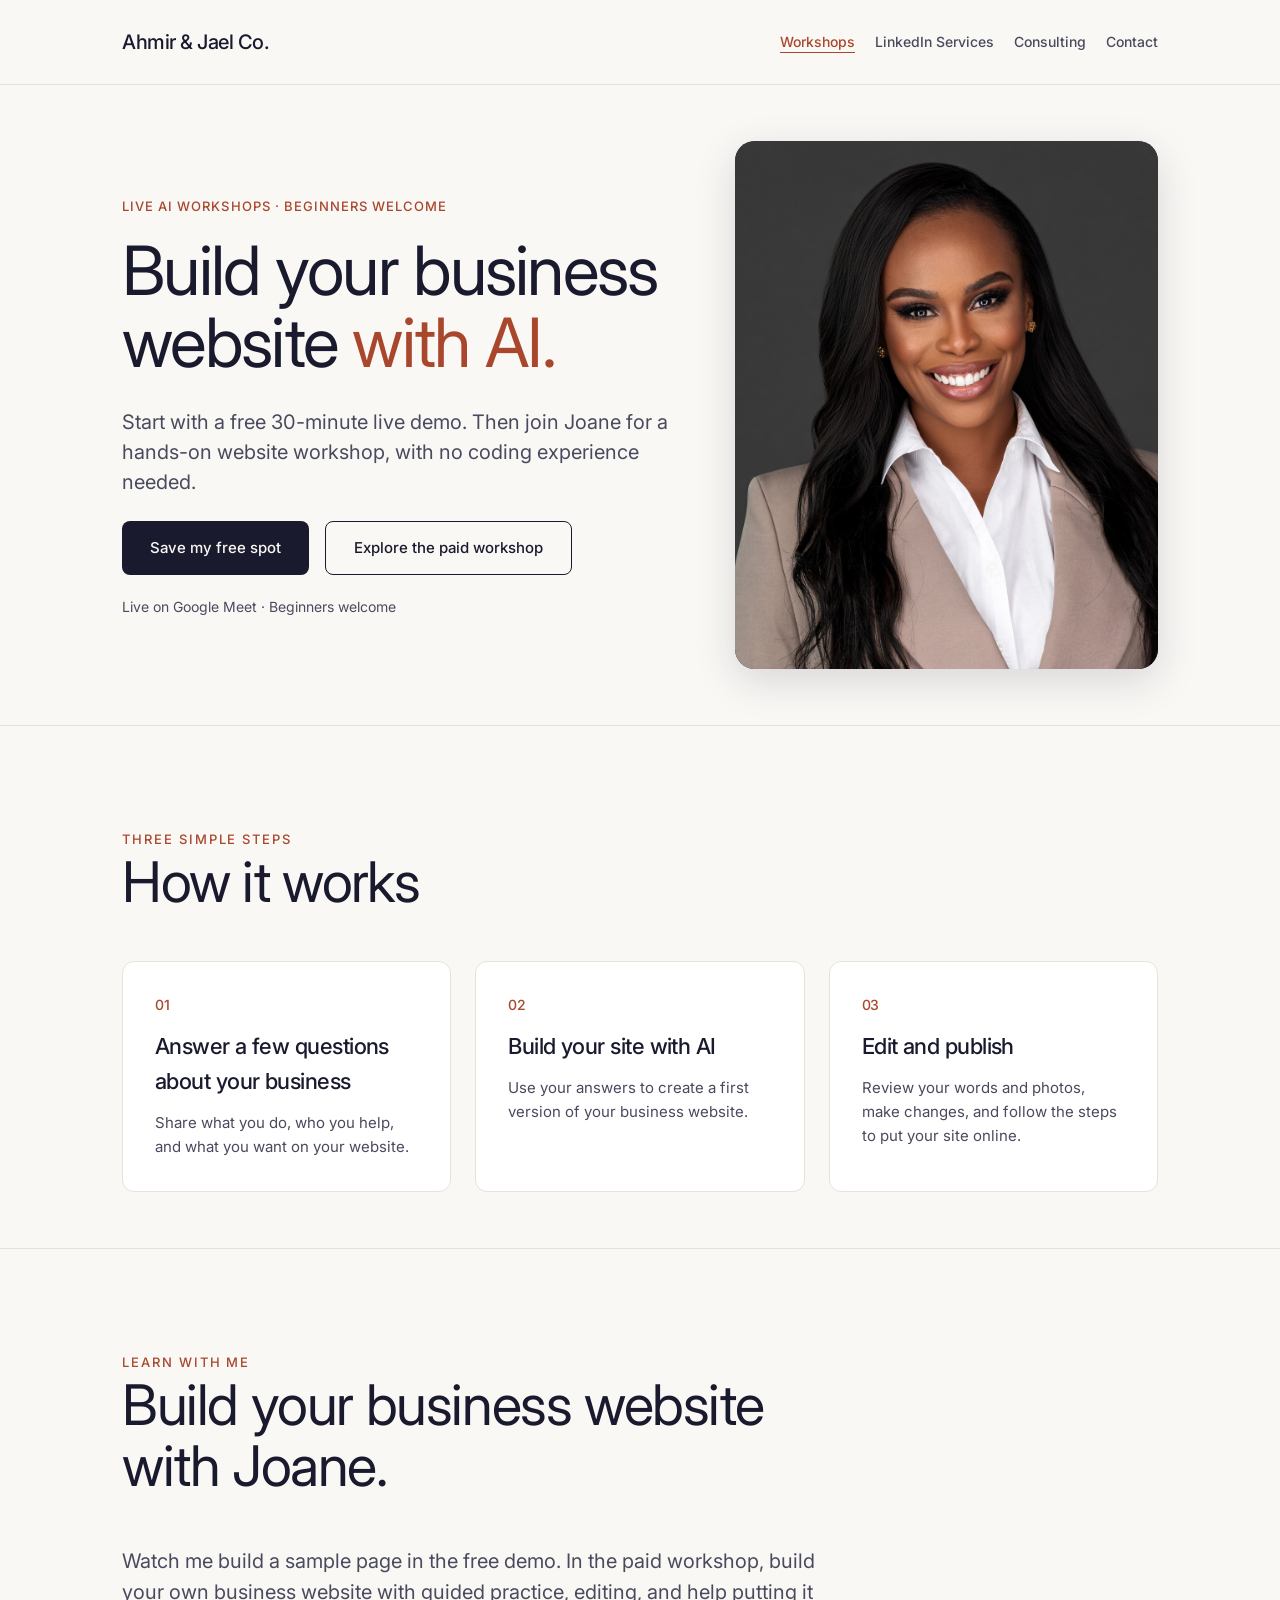
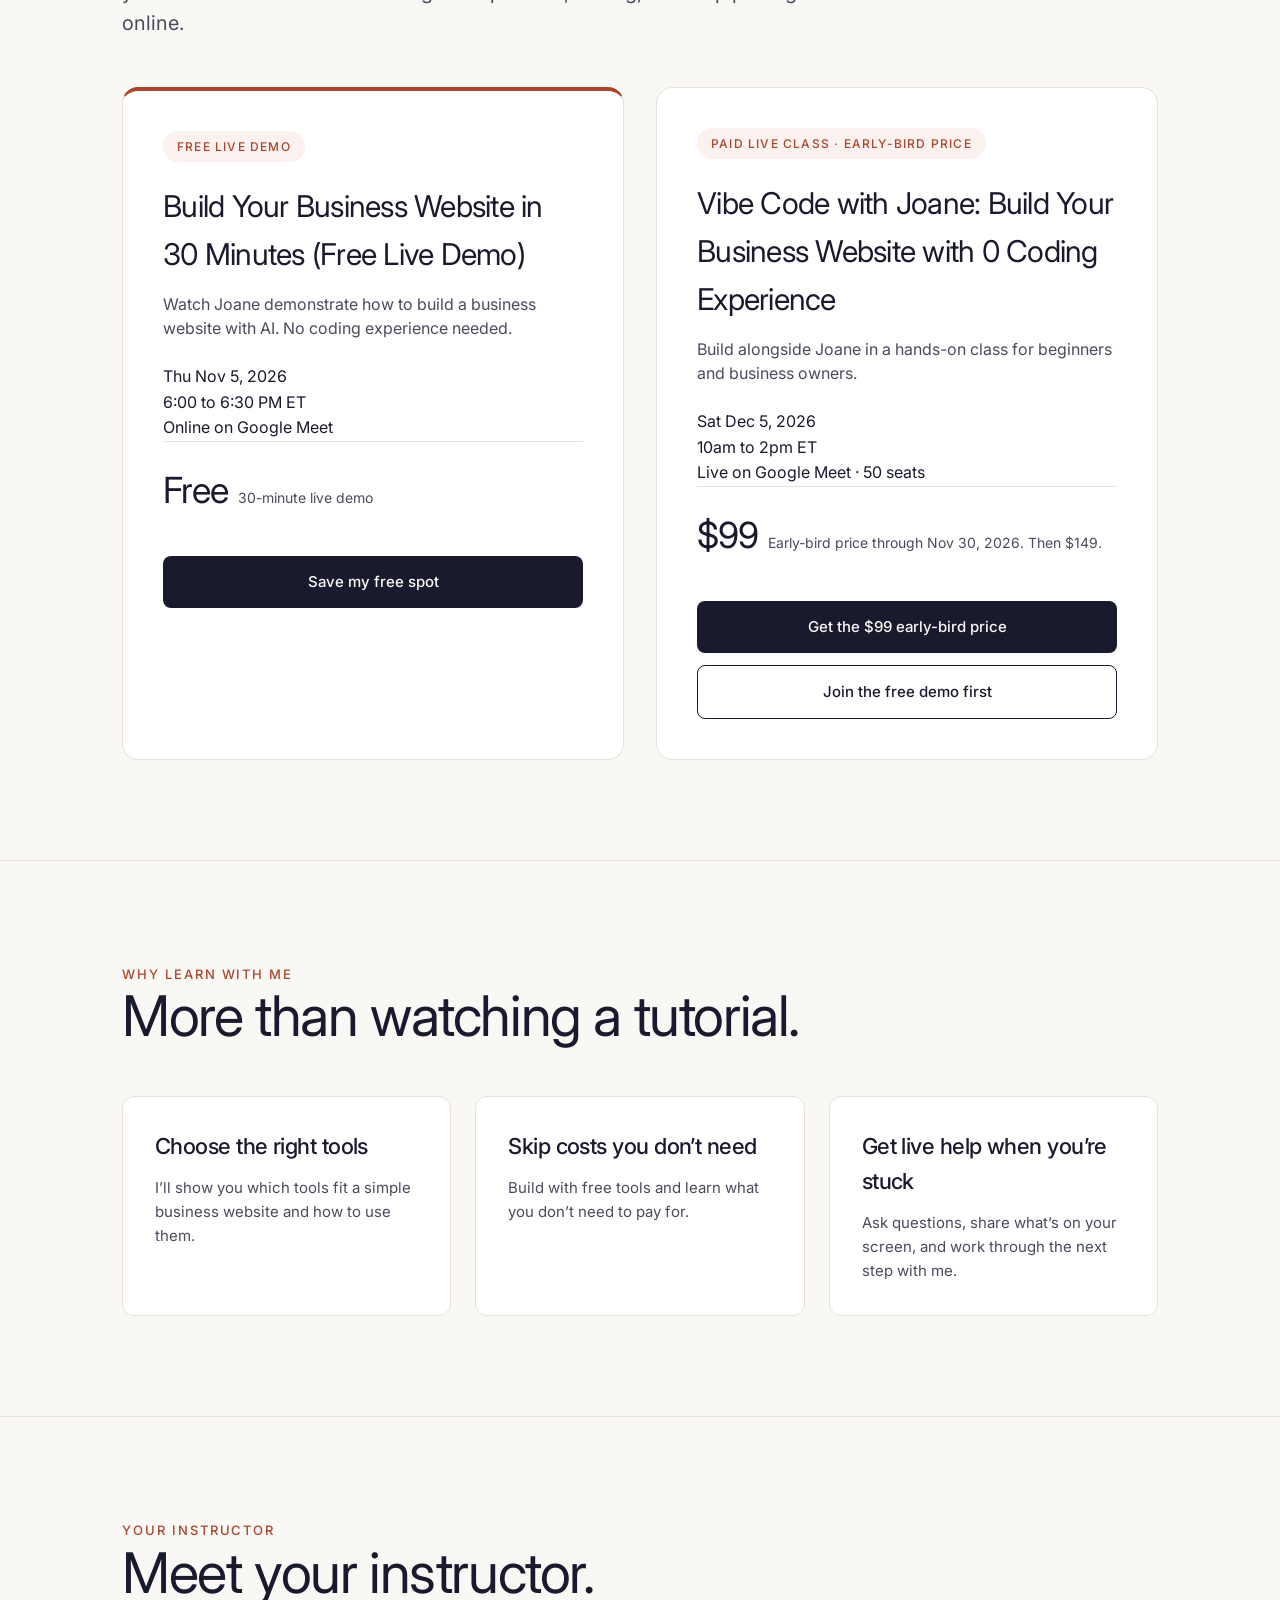
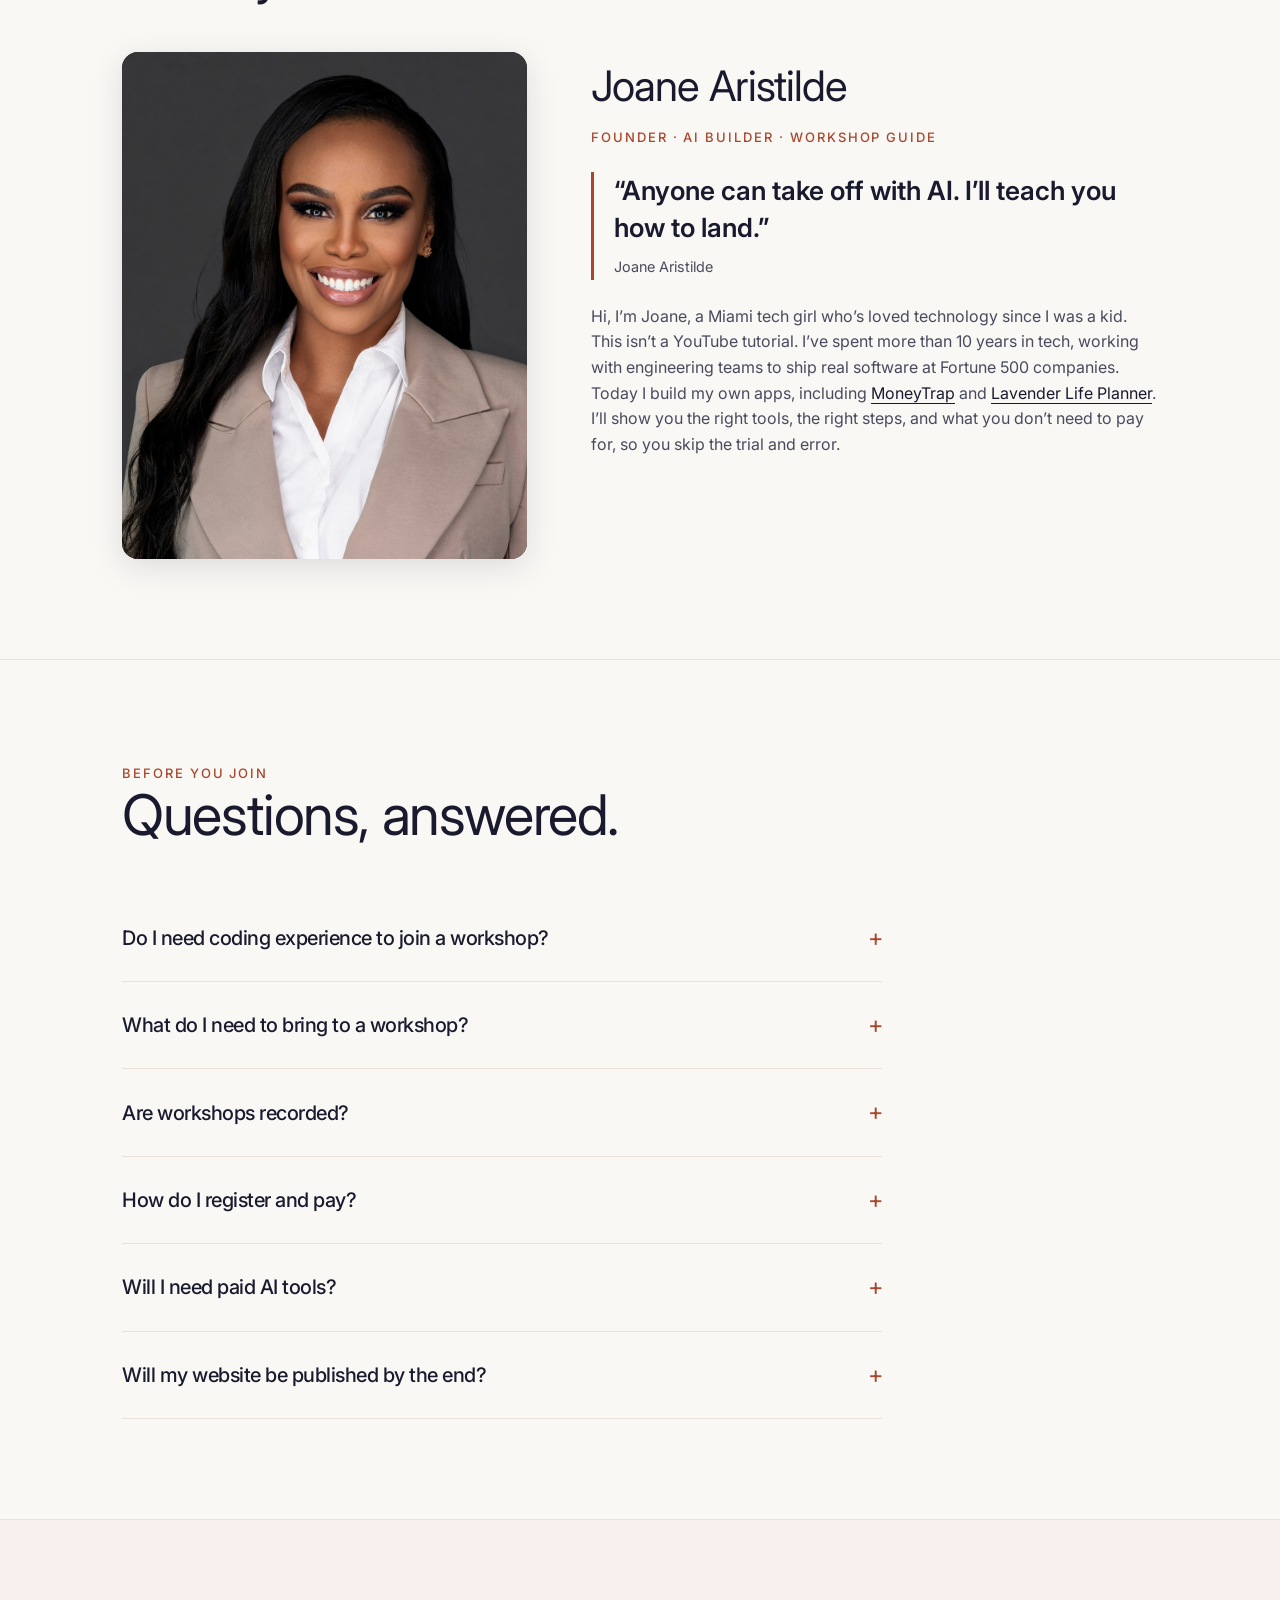
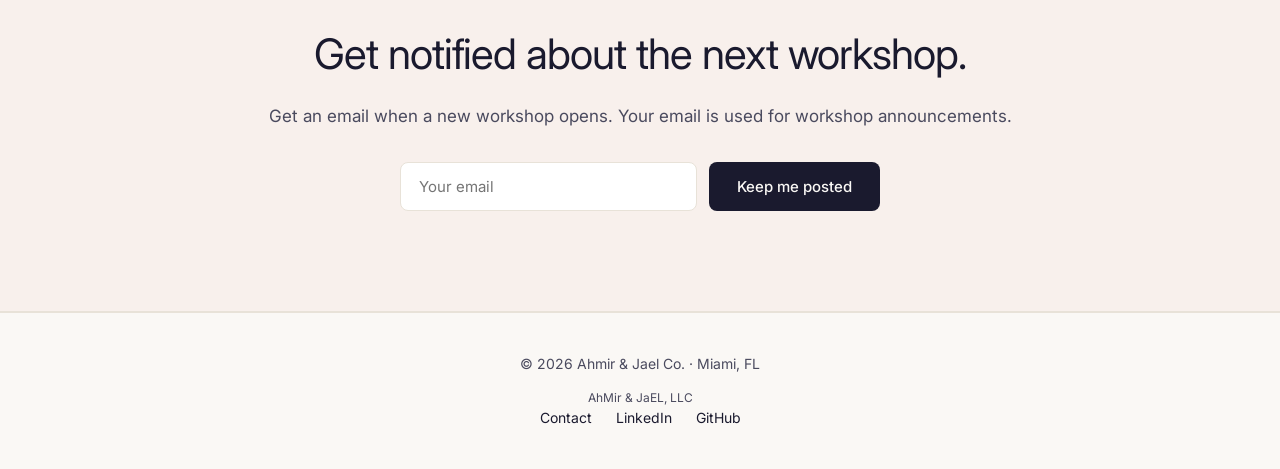
<file: index.html>
<!DOCTYPE html>

<html lang="en"><head>
<meta charset="utf-8"/>
<meta content="width=device-width, initial-scale=1.0" name="viewport"/>
<title>Beginner AI Website Workshops | Joane · Ahmir &amp; Jael Co.</title>
<meta content="Learn to build a simple business website with AI. Start with a free live demo, then join a hands-on workshop with Joane Aristilde on Google Meet." name="description"/>
<!-- Open Graph (LinkedIn / WhatsApp / Facebook preview cards) -->
<meta content="Beginner AI Website Workshops | Joane · Ahmir &amp; Jael Co." property="og:title"/>
<meta content="Learn to build a simple business website with AI. Start with a free live demo, then join a hands-on workshop with Joane Aristilde on Google Meet." property="og:description"/>
<meta content="website" property="og:type"/>
<meta content="https://ahmirjael.netlify.app/joane-hero-brown.jpg" property="og:image"/>
<meta content="https://ahmirjael.netlify.app/" property="og:url"/>
<!-- Twitter card -->
<meta content="summary_large_image" name="twitter:card"/>
<meta content="Beginner AI Website Workshops | Joane · Ahmir &amp; Jael Co." name="twitter:title"/>
<meta content="Learn to build a simple business website with AI. Start with a free live demo, then join a hands-on workshop with Joane Aristilde on Google Meet." name="twitter:description"/>
<meta content="https://ahmirjael.netlify.app/joane-hero-brown.jpg" name="twitter:image"/>
<!-- Favicon (A&J wordmark) -->
<link href="data:image/svg+xml,%3Csvg xmlns='http://www.w3.org/2000/svg' viewBox='0 0 100 100'%3E%3Crect width='100' height='100' fill='%231a1a2e'/%3E%3Ctext x='50' y='68' font-family='Georgia,serif' font-size='54' font-weight='500' fill='%23d97757' text-anchor='middle'%3EA%26J%3C/text%3E%3C/svg%3E" rel="icon"/>
<link href="https://fonts.googleapis.com" rel="preconnect"/>
<link crossorigin="" href="https://fonts.gstatic.com" rel="preconnect"/>
<script defer="" src="booking-config.js"></script>
<script defer="" src="booking.js"></script><link href="https://fonts.googleapis.com/css2?family=Inter:wght@400;500;600&amp;display=swap" rel="stylesheet"/><link href="/styles.css" rel="stylesheet"/><link href="https://ahmirjael.netlify.app/" rel="canonical"/></head><body><a class="skip-link" href="#workshops">Skip to main content</a><nav aria-label="Main navigation"><div class="container"><a class="logo" href="/">Ahmir &amp; Jael Co.</a><div class="nav-links"><a aria-current="page" href="/#workshops">Workshops</a><a href="/linkedin-services.html">LinkedIn Services</a><a href="/consulting.html">Consulting</a><a href="/contact.html">Contact</a></div></div></nav><main id="main-content"><header class="hero" id="top">
<div class="container">
<div class="hero-grid">
<div>
<span class="hero-tagline">Live AI workshops · Beginners welcome</span>
<h1>Build your business website <em>with AI.</em></h1>
<p class="lead">Start with a free 30-minute live demo. Then join Joane for a hands-on website workshop, with no coding experience needed.</p>
<div class="cta-row"><a class="btn btn-primary" href="https://luma.com/upvxjs5y" rel="noopener noreferrer" target="_blank">Save my free spot</a><a class="btn btn-secondary" href="#workshops">Explore the paid workshop</a></div><p class="hero-note">Live on Google Meet · Beginners welcome</p>
</div>
<img alt="Joane Aristilde, AI workshop instructor" class="hero-portrait" fetchpriority="high" height="1000" src="/joane-hero-brown.jpg" width="800"/>
</div>
</div>
</header><section aria-labelledby="how-it-works-title" id="how-it-works"><div class="container">
<span class="section-label">Three simple steps</span><h2 class="section-title" id="how-it-works-title">How it works</h2>
<ol class="services-grid steps-list"><li class="service-card"><span aria-hidden="true" class="service-number">01</span><h3>Answer a few questions about your business</h3><p>Share what you do, who you help, and what you want on your website.</p></li><li class="service-card"><span aria-hidden="true" class="service-number">02</span><h3>Build your site with AI</h3><p>Use your answers to create a first version of your business website.</p></li><li class="service-card"><span aria-hidden="true" class="service-number">03</span><h3>Edit and publish</h3><p>Review your words and photos, make changes, and follow the steps to put your site online.</p></li></ol>
</div></section><section id="workshops">
<div class="container">
<span class="section-label">Learn with me</span>
<h2 class="section-title">Build your business website with Joane.</h2>
<p class="section-intro">Watch me build a sample page in the free demo. In the paid workshop, build your own business website with guided practice, editing, and help putting it online.</p>
<div class="workshops-grid">
<article class="workshop-card" id="workshop-demo">
<span class="workshop-pill">Free Live Demo</span>
<h3>Build Your Business Website in 30 Minutes (Free Live Demo)</h3>
<p class="workshop-tagline">Watch Joane demonstrate how to build a business website with AI. No coding experience needed.</p>
<p><time datetime="2026-11-05T18:00:00-05:00">Thu Nov 5, 2026</time><br/>6:00 to 6:30 PM ET<br/>Online on Google Meet</p>
<div class="workshop-price-row"><span class="workshop-price">Free</span><span class="workshop-price-note">30-minute live demo</span></div>
<a class="btn btn-primary" data-booking="demo" href="https://luma.com/upvxjs5y" rel="noopener noreferrer" target="_blank">Save my free spot</a>
</article>
<article class="workshop-card" id="workshop-website">
<span class="workshop-pill">Paid live class · Early-bird price</span>
<h3>Vibe Code with Joane: Build Your Business Website with 0 Coding Experience</h3>
<p class="workshop-tagline">Build alongside Joane in a hands-on class for beginners and business owners.</p>
<p><time datetime="2026-12-05T10:00:00-05:00">Sat Dec 5, 2026</time><br/>10am to 2pm ET<br/>Live on Google Meet · 50 seats</p>
<div class="workshop-price-row"><span class="workshop-price">$99</span><span class="workshop-price-note">Early-bird price through Nov 30, 2026. Then $149.</span></div>
<a class="btn btn-primary" data-booking="website" href="https://www.eventbrite.com/e/vibe-code-with-joane-build-your-business-website-with-0-coding-experience-tickets-2003754609978" rel="noopener noreferrer" target="_blank">Get the $99 early-bird price</a>
<a class="btn btn-secondary" href="https://luma.com/upvxjs5y" rel="noopener noreferrer" target="_blank">Join the free demo first</a>
</article></div>
</div>
</section><section id="outcomes"><div class="container">
<span class="section-label">Why learn with me</span><h2 class="section-title">More than watching a tutorial.</h2>
<div class="services-grid"><article class="service-card"><h3>Choose the right tools</h3><p>I’ll show you which tools fit a simple business website and how to use them.</p></article>
<article class="service-card"><h3>Skip costs you don’t need</h3><p>Build with free tools and learn what you don’t need to pay for.</p></article>
<article class="service-card"><h3>Get live help when you’re stuck</h3><p>Ask questions, share what’s on your screen, and work through the next step with me.</p></article></div>
</div></section><section id="founder">
<div class="container">
<span class="section-label">Your instructor</span>
<h2 class="section-title">Meet your instructor.</h2>
<div class="founder-grid">
<img alt="Joane Aristilde, your workshop instructor" class="founder-photo" height="1000" loading="lazy" src="/joane-founder-brown.jpg" width="800"/>
<div class="founder-bio">
<h3>Joane Aristilde</h3>
<div class="founder-title">Founder · AI builder · Workshop guide</div>
<blockquote class="instructor-quote"><p>“Anyone can take off with AI. I’ll teach you how to land.”</p><cite>Joane Aristilde</cite></blockquote>
<p>Hi, I’m Joane, a Miami tech girl who’s loved technology since I was a kid. This isn’t a YouTube tutorial. I’ve spent more than 10 years in tech, working with engineering teams to ship real software at Fortune 500 companies. Today I build my own apps, including <a href="https://moneytrap.app/" rel="noopener noreferrer" target="_blank">MoneyTrap</a> and <a href="https://apps.apple.com/us/app/lavender-life-planner/id6759303830" rel="noopener noreferrer" target="_blank">Lavender Life Planner</a>. I’ll show you the right tools, the right steps, and what you don’t need to pay for, so you skip the trial and error.</p>
</div>
</div>
</div>
</section><section id="faq">
<div class="container">
<span class="section-label">Before you join</span>
<h2 class="section-title">Questions, answered.</h2>
<div class="faq-list">
<details class="faq-item">
<summary>Do I need coding experience to join a workshop?</summary>
<p>No. Workshops are built for complete beginners. If you can use a web browser and have an idea, you can build with AI.</p>
</details>
<details class="faq-item">
<summary>What do I need to bring to a workshop?</summary>
<p>A laptop, a stable internet connection, a free Google account, and an idea you want to build. You must be 18 or older.</p>
</details>
<details class="faq-item">
<summary>Are workshops recorded?</summary>
<p>No. Workshops are live-only, with real-time questions and help. Read the Eventbrite listing for refund terms before buying.</p>
</details>
<details class="faq-item">
<summary>How do I register and pay?</summary>
<p>Reserve the free demo through Luma. Register and pay for the December class through Eventbrite. Read the event listing for the total price, fees, refund terms, and joining instructions.</p>
</details>
<details class="faq-item"><summary>Will I need paid AI tools?</summary><p>No. We use free tools only. No paid subscription required.</p></details>
<details class="faq-item"><summary>Will my website be published by the end?</summary><p>We’ll build, check, and publish a simple business website together. The paid class includes follow-up help for publishing problems.</p></details></div>
</div>
</section><section class="signup" id="signup">
<div class="container">
<h2>Get notified about the next workshop.</h2>
<p>Get an email when a new workshop opens. Your email is used for workshop announcements.</p>
<form class="signup-form" data-netlify="true" method="POST" name="workshop-notify">
<input name="form-name" type="hidden" value="workshop-notify"/>
<input aria-label="Email address" name="email" placeholder="Your email" required="" type="email"/>
<button class="btn btn-primary" type="submit">Keep me posted</button>
</form>
</div>
</section></main><footer><div class="container"><p>© 2026 Ahmir &amp; Jael Co. · Miami, FL</p><p class="legal-name">AhMir &amp; JaEL, LLC</p><p><a href="/contact.html">Contact</a><a href="https://linkedin.com/in/joane-aristilde">LinkedIn</a><a href="https://github.com/Jaristilde">GitHub</a></p></div></footer></body></html>
</file>
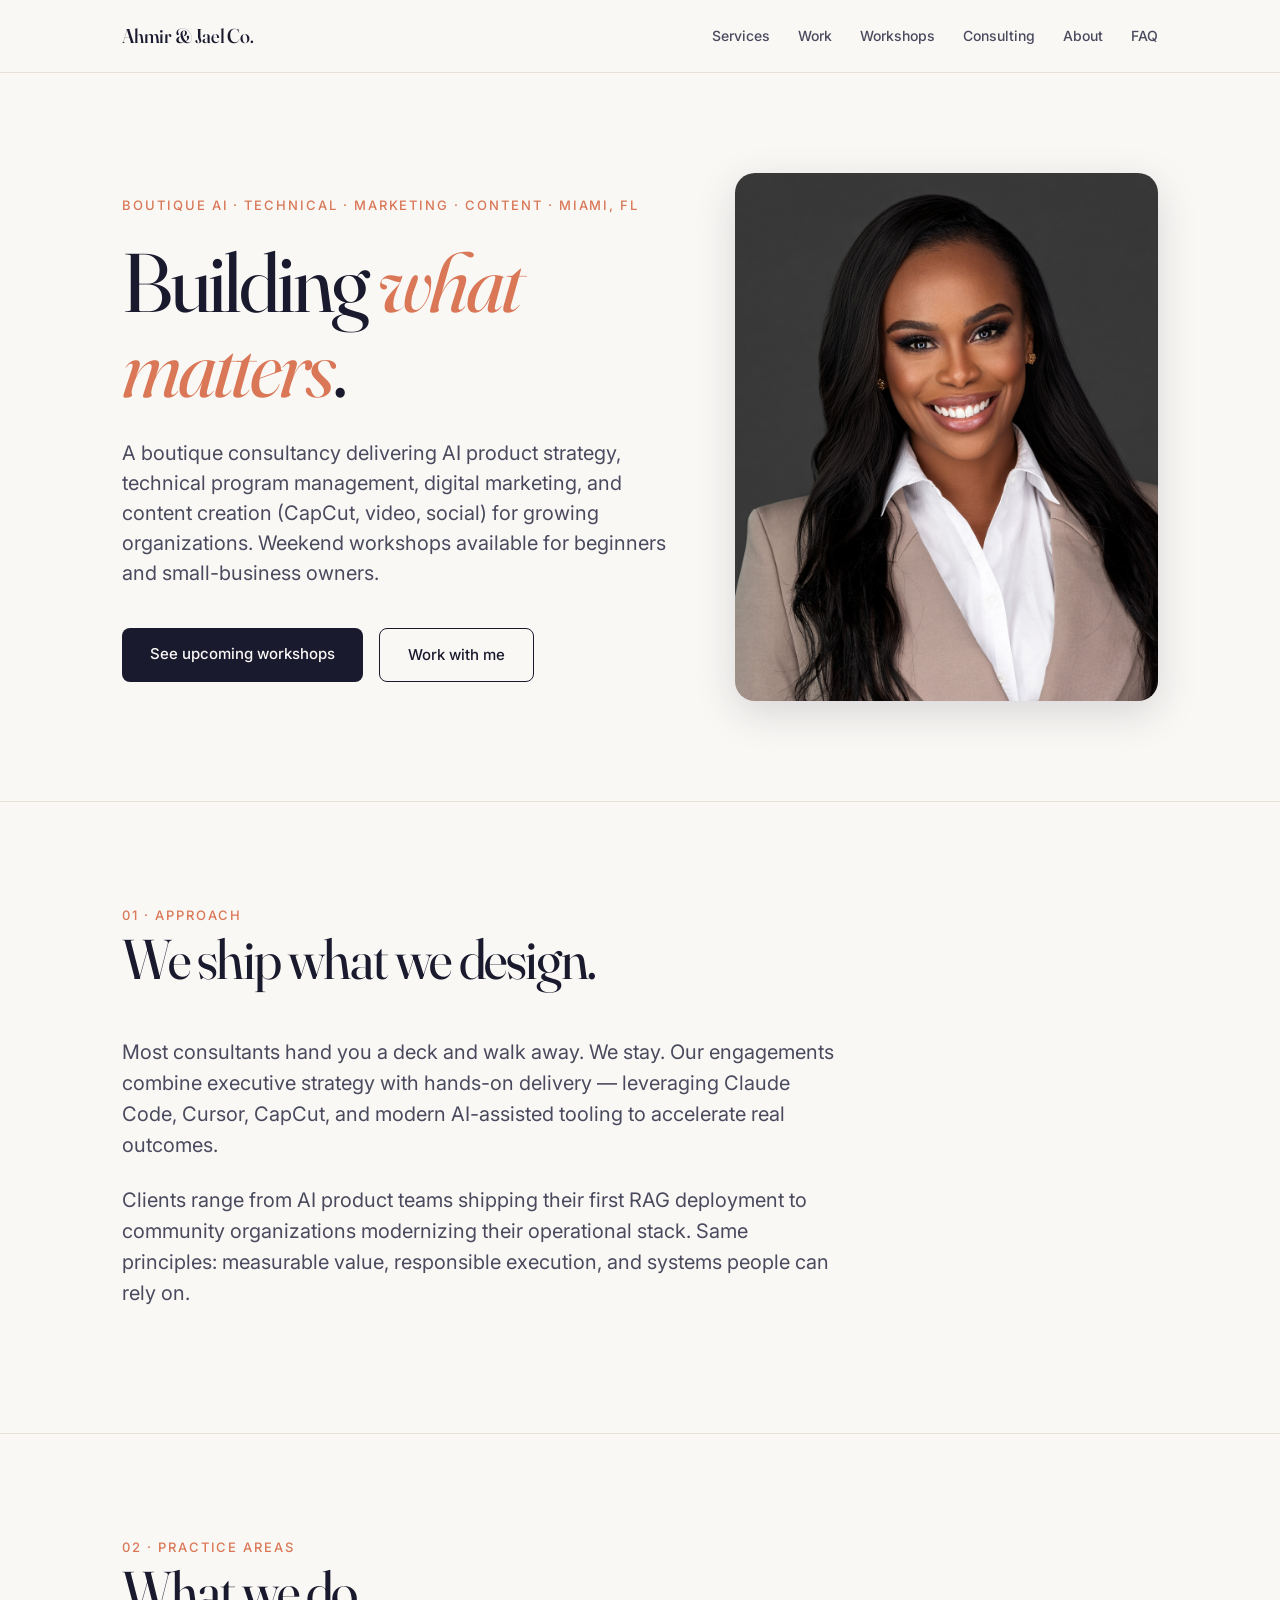
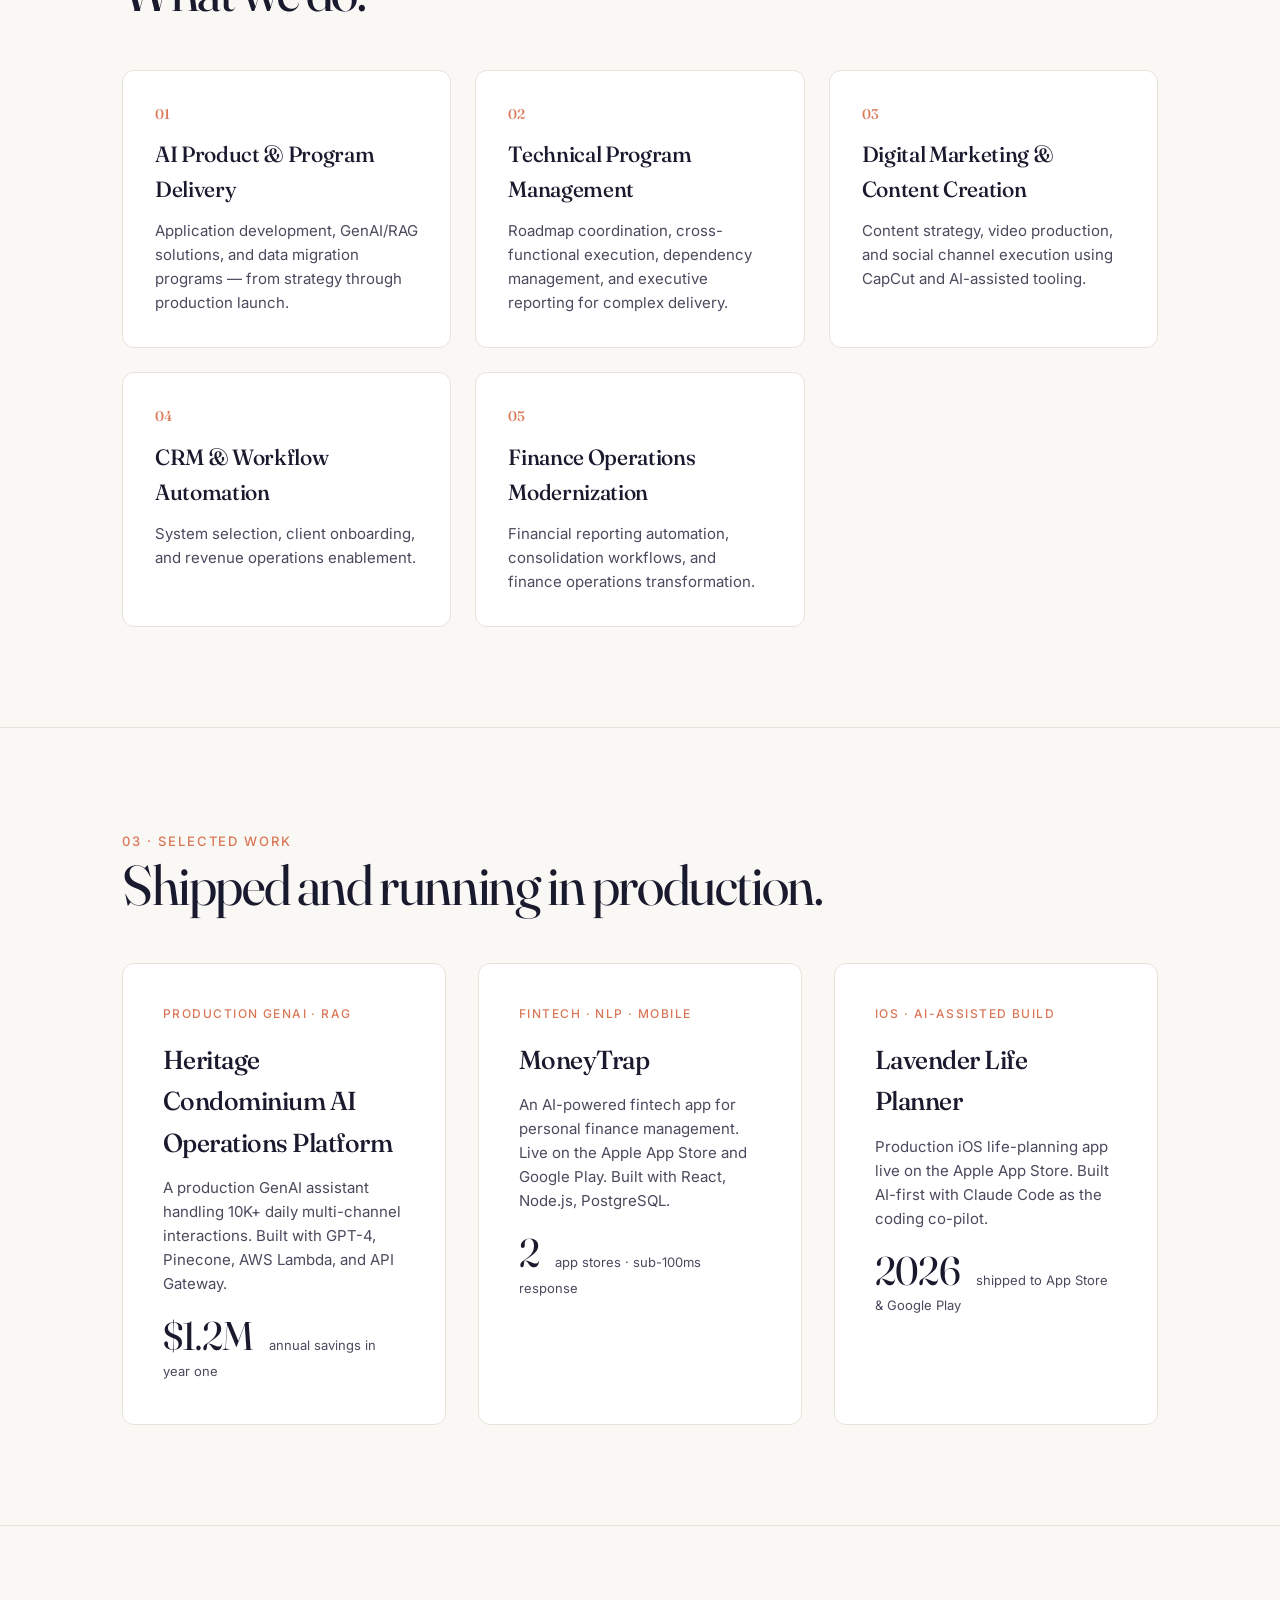
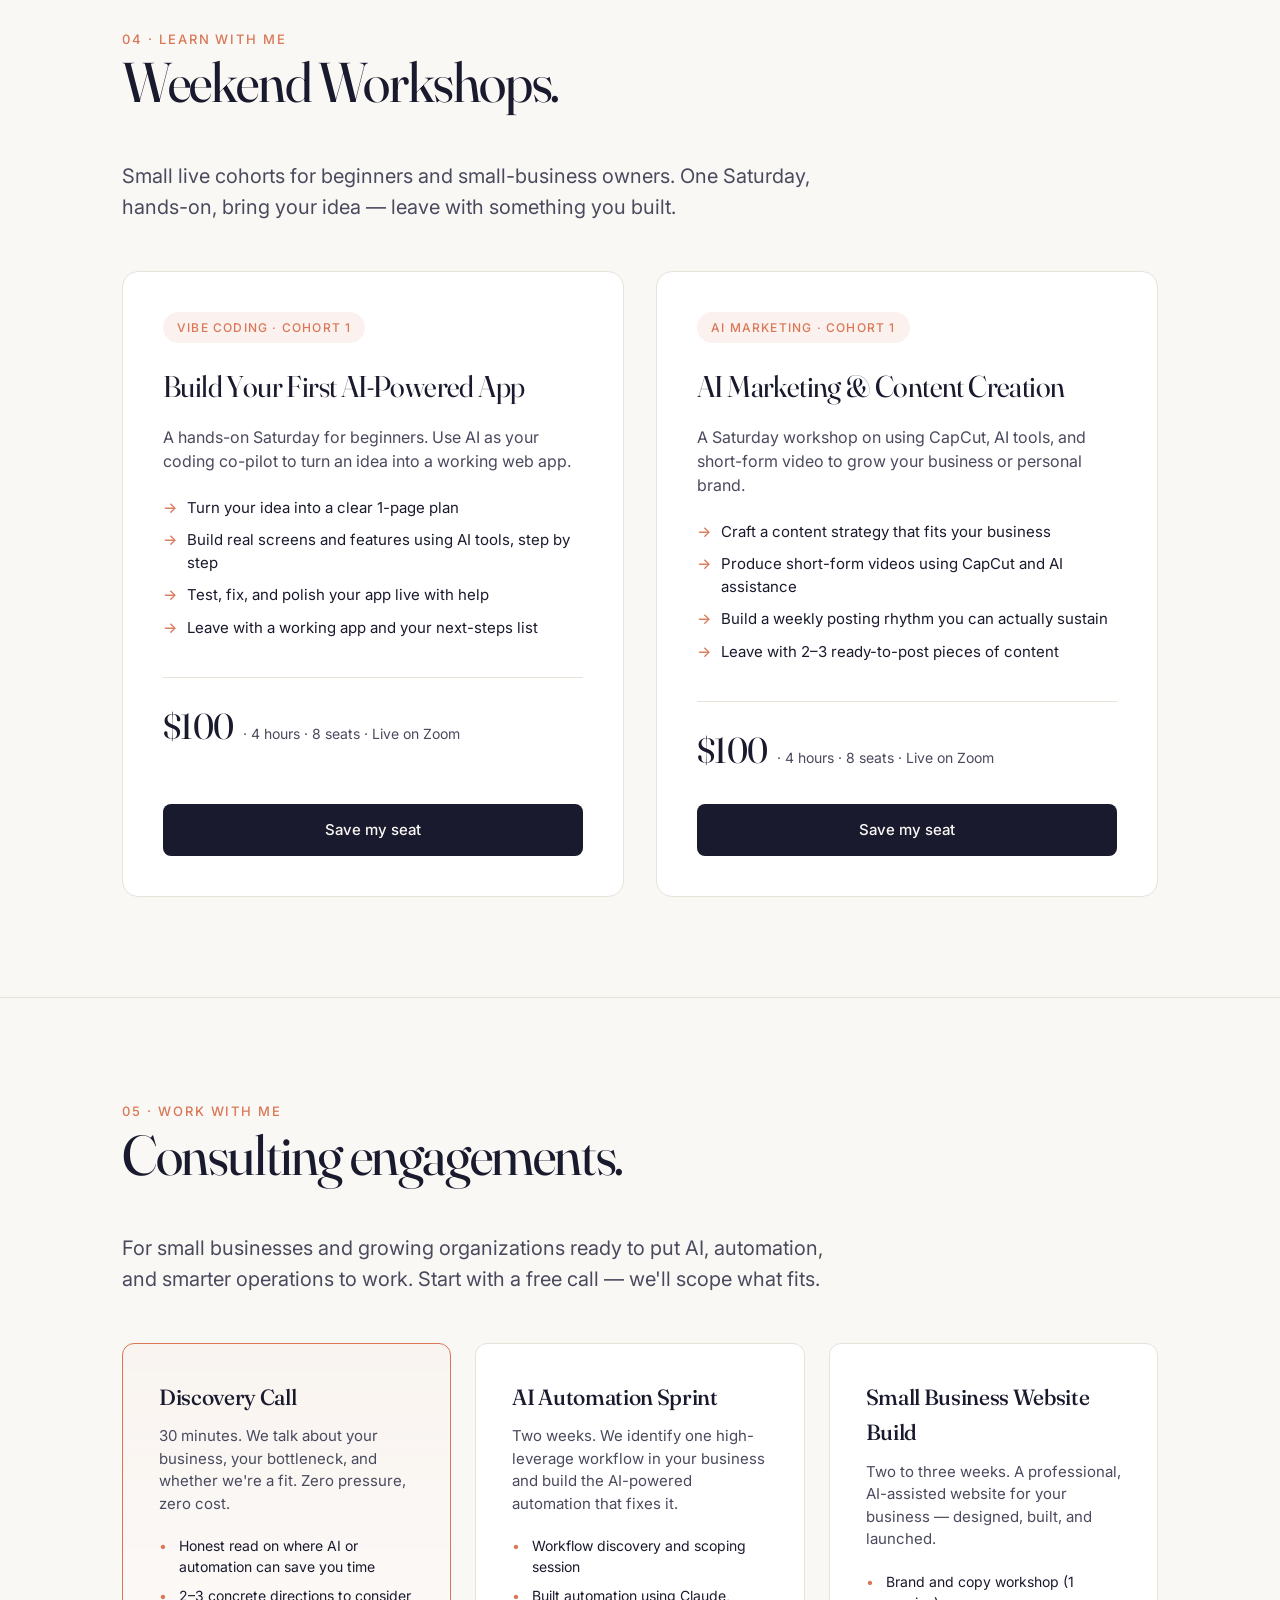
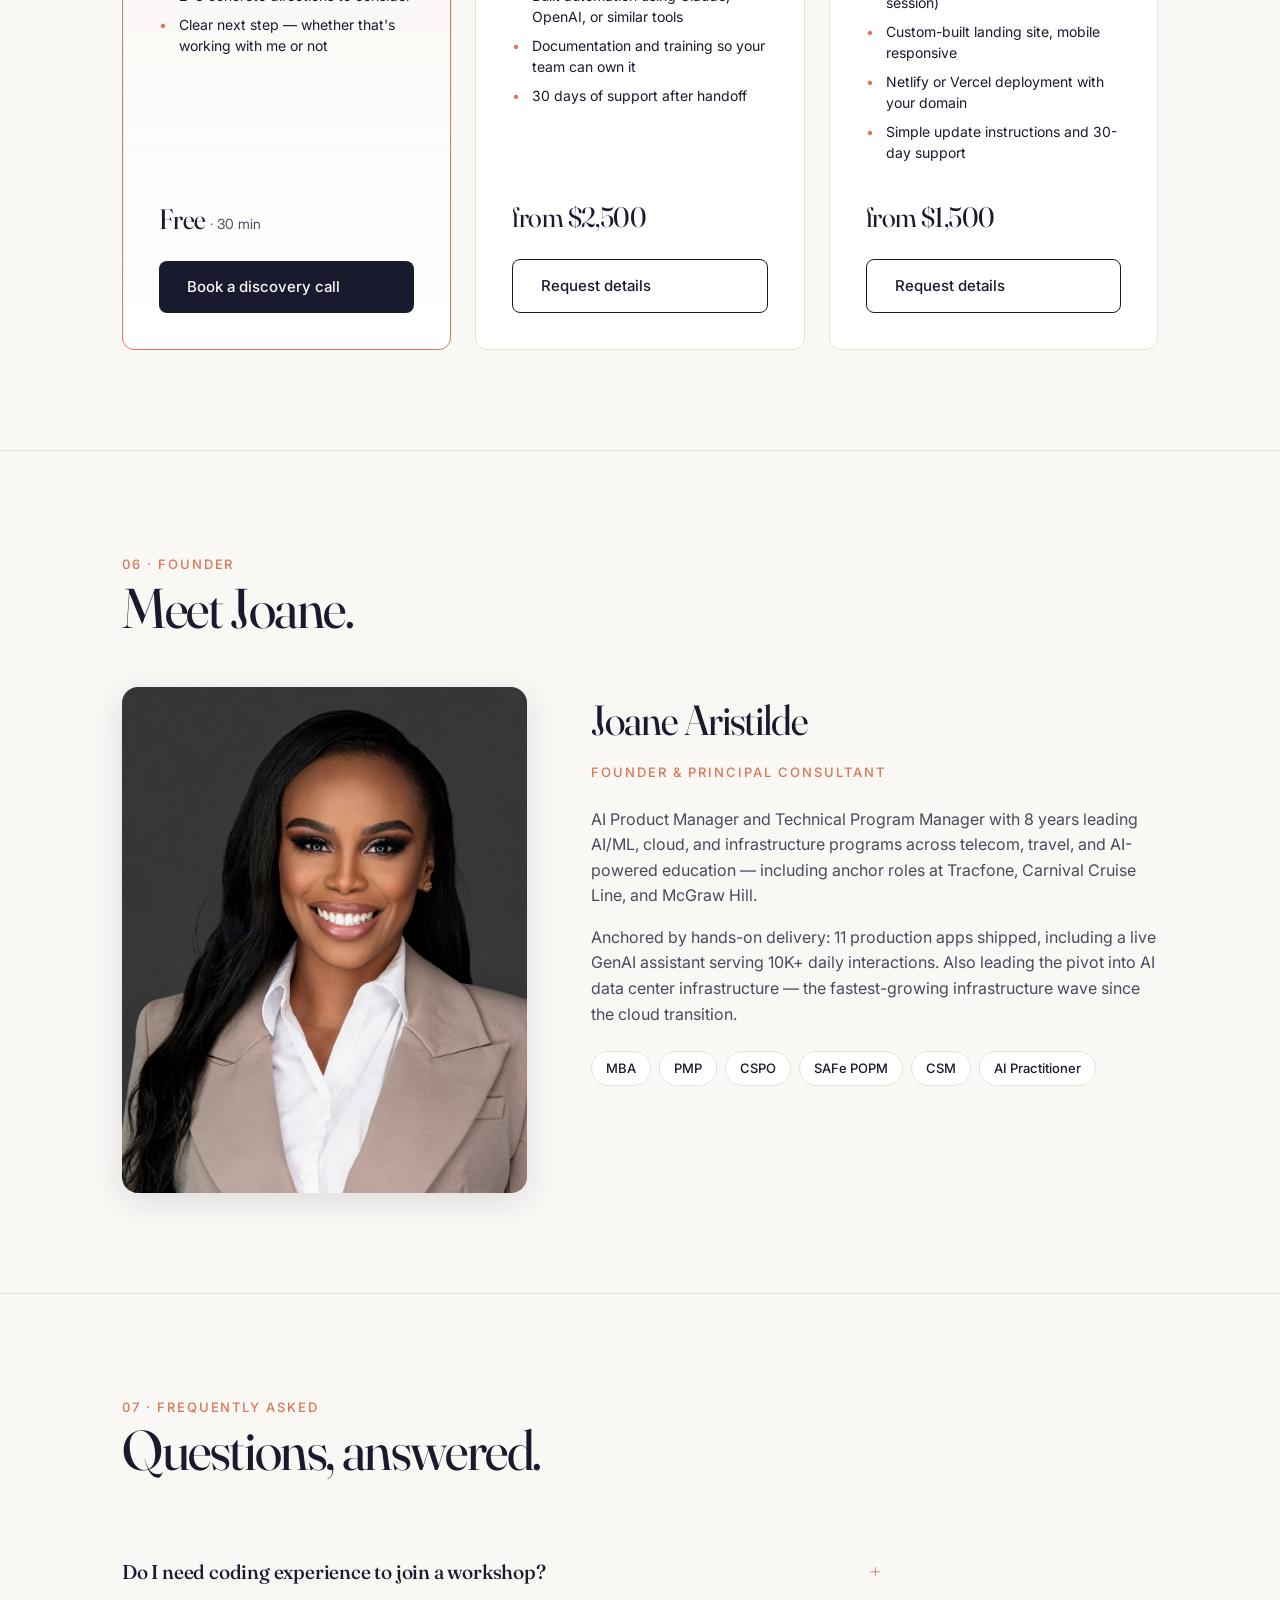
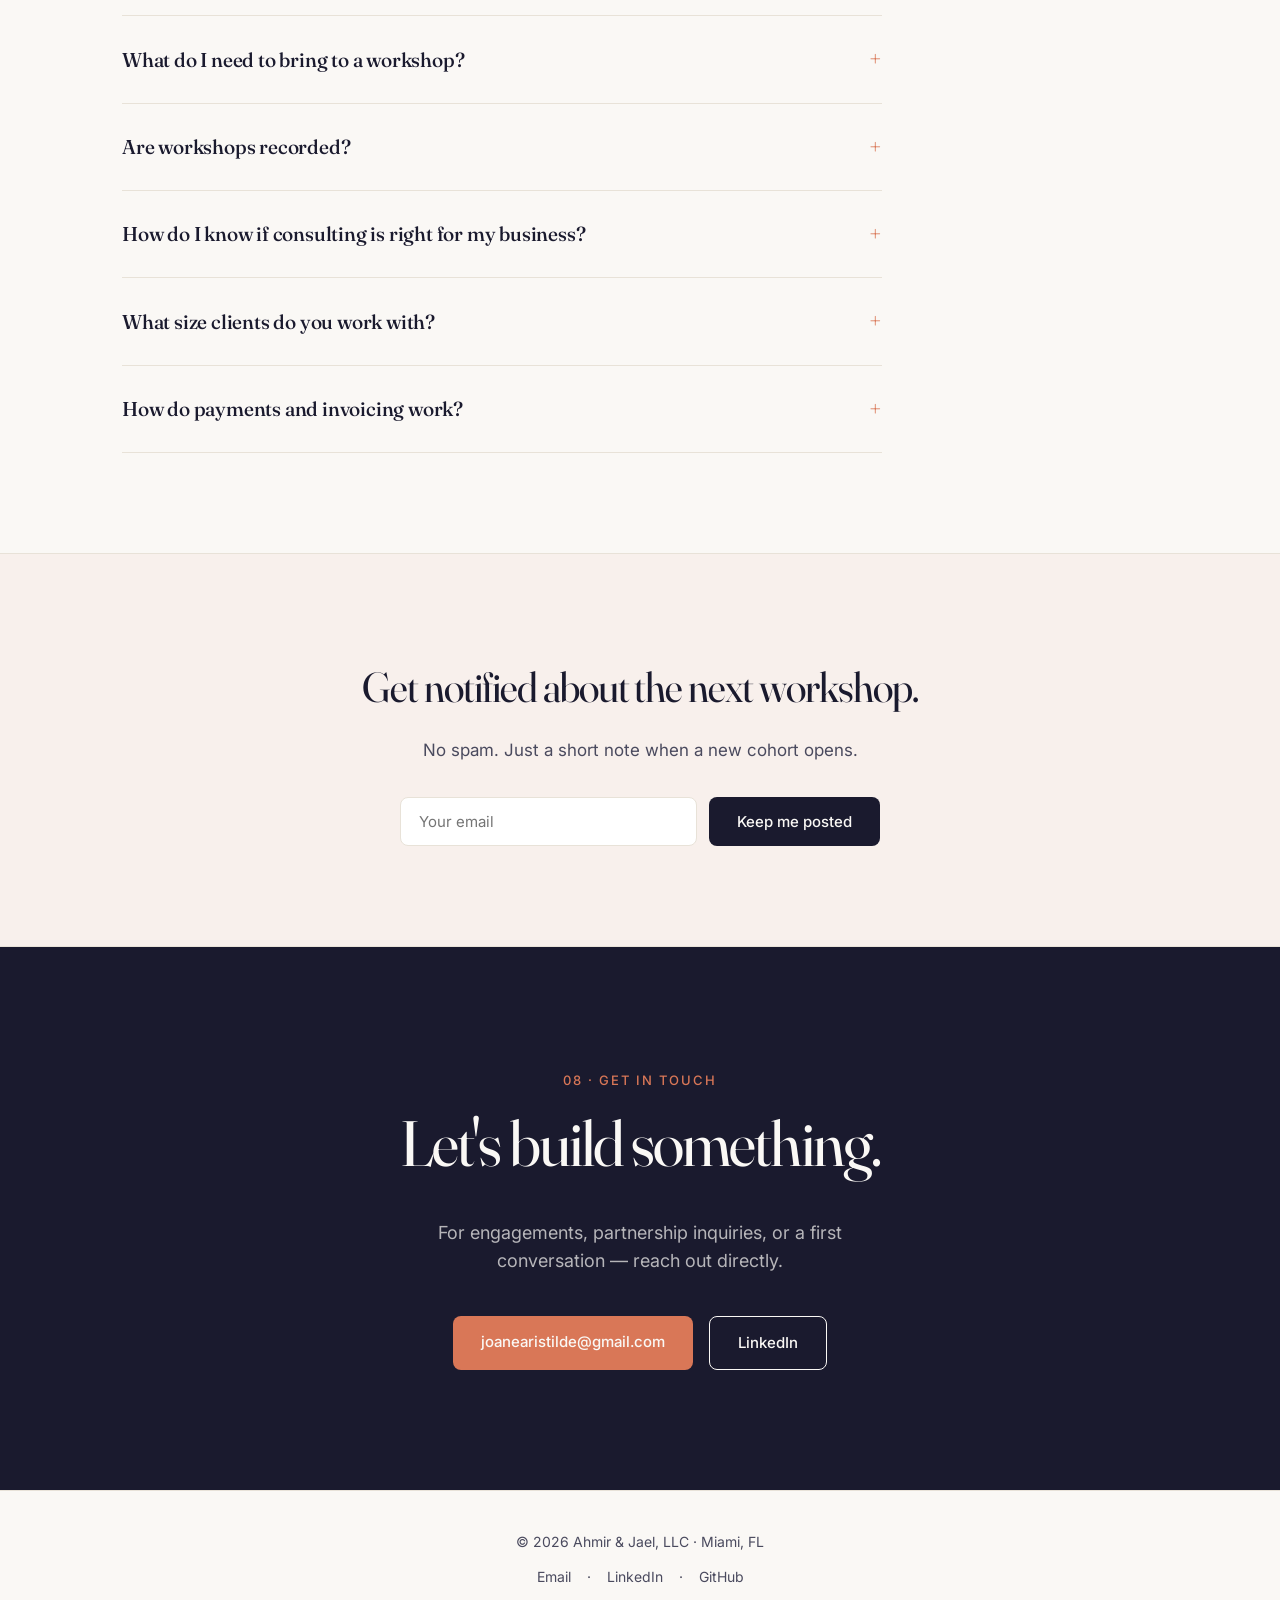
<file: ahmir-jael-co.html>
<!DOCTYPE html>
<html lang="en">
<head>
<meta charset="UTF-8">
<meta name="viewport" content="width=device-width, initial-scale=1.0">
<title>Ahmir & Jael Co. — Boutique AI, technical, marketing, and content advisory</title>
<meta name="description" content="Boutique consultancy delivering AI product strategy, technical program management, digital marketing, and content creation. Weekend workshops and small-business consulting with Joane Aristilde, Miami.">

<!-- Open Graph (LinkedIn / WhatsApp / Facebook preview cards) -->
<meta property="og:title" content="Ahmir & Jael Co. — Boutique AI, Technical, Marketing & Content Advisory">
<meta property="og:description" content="Weekend workshops ($100), small-business consulting, and AI-assisted builds. Founder: Joane Aristilde, Miami.">
<meta property="og:type" content="website">
<meta property="og:image" content="joane-hero-brown.jpg">
<meta property="og:url" content="https://ahmirjael.netlify.app">

<!-- Twitter card -->
<meta name="twitter:card" content="summary_large_image">
<meta name="twitter:title" content="Ahmir & Jael Co. — Build what matters.">
<meta name="twitter:description" content="Weekend workshops, consulting, and AI-assisted builds with Joane Aristilde.">
<meta name="twitter:image" content="joane-hero-brown.jpg">

<!-- Favicon (A&J wordmark) -->
<link rel="icon" href="data:image/svg+xml,%3Csvg xmlns='http://www.w3.org/2000/svg' viewBox='0 0 100 100'%3E%3Crect width='100' height='100' fill='%231a1a2e'/%3E%3Ctext x='50' y='68' font-family='Georgia,serif' font-size='54' font-weight='500' fill='%23d97757' text-anchor='middle'%3EA%26J%3C/text%3E%3C/svg%3E">

<link rel="preconnect" href="https://fonts.googleapis.com">
<link rel="preconnect" href="https://fonts.gstatic.com" crossorigin>
<link href="https://fonts.googleapis.com/css2?family=Fraunces:opsz,wght@9..144,300;9..144,400;9..144,500;9..144,600&family=Inter:wght@400;500;600&display=swap" rel="stylesheet">
<style>
  :root {
    --bg: #faf8f5;
    --ink: #1a1a2e;
    --ink-soft: #4a4a5e;
    --accent: #d97757;
    --accent-hover: #c65e42;
    --line: #e8e2d8;
    --card: #ffffff;
    --photo-bg: #3a3a42;
  }
  * { box-sizing: border-box; margin: 0; padding: 0; }
  html { scroll-behavior: smooth; }
  body {
    font-family: 'Inter', -apple-system, BlinkMacSystemFont, sans-serif;
    background: var(--bg);
    color: var(--ink);
    line-height: 1.6;
    -webkit-font-smoothing: antialiased;
  }
  .container { max-width: 1100px; margin: 0 auto; padding: 0 32px; }

  nav {
    position: sticky; top: 0; z-index: 100;
    background: rgba(250, 248, 245, 0.85);
    backdrop-filter: blur(12px);
    border-bottom: 1px solid var(--line);
    padding: 20px 0;
  }
  nav .container { display: flex; justify-content: space-between; align-items: center; }
  .logo {
    font-family: 'Fraunces', serif;
    font-variation-settings: "opsz" 144;
    font-size: 20px;
    font-weight: 500;
    color: var(--ink);
    letter-spacing: -0.01em;
    text-decoration: none;
  }
  .nav-links { display: flex; gap: 28px; }
  .nav-links a {
    color: var(--ink-soft);
    text-decoration: none;
    font-size: 14px;
    font-weight: 500;
    transition: color 0.2s;
  }
  .nav-links a:hover { color: var(--accent); }
  @media (max-width: 720px) { .nav-links { display: none; } }

  .hero { padding: 100px 0; }
  .hero-grid {
    display: grid;
    grid-template-columns: 1.3fr 1fr;
    gap: 64px;
    align-items: center;
  }
  @media (max-width: 900px) { .hero-grid { grid-template-columns: 1fr; gap: 48px; } }
  .hero-tagline {
    display: inline-block;
    font-size: 13px;
    font-weight: 500;
    color: var(--accent);
    letter-spacing: 0.15em;
    text-transform: uppercase;
    margin-bottom: 24px;
  }
  .hero h1 {
    font-family: 'Fraunces', serif;
    font-variation-settings: "opsz" 144;
    font-size: clamp(48px, 6.5vw, 84px);
    font-weight: 400;
    line-height: 1.02;
    letter-spacing: -0.035em;
    margin-bottom: 28px;
    color: var(--ink);
  }
  .hero h1 em { font-style: italic; color: var(--accent); font-weight: 400; }
  .hero p.lead {
    font-size: clamp(17px, 2vw, 20px);
    color: var(--ink-soft);
    margin-bottom: 40px;
    line-height: 1.5;
  }
  .hero-portrait {
    width: 100%;
    aspect-ratio: 4/5;
    background: var(--photo-bg) url('joane-hero-brown.jpg') center 15% / cover no-repeat;
    border-radius: 20px;
    box-shadow: 0 12px 40px rgba(26, 26, 46, 0.15);
  }
  @media (max-width: 900px) { .hero-portrait { max-width: 420px; margin: 0 auto; } }

  .cta-row { display: flex; gap: 16px; flex-wrap: wrap; }
  .btn {
    display: inline-block;
    padding: 14px 28px;
    font-size: 15px;
    font-weight: 500;
    text-decoration: none;
    border-radius: 8px;
    transition: all 0.2s;
    cursor: pointer;
    border: none;
    font-family: inherit;
  }
  .btn-primary { background: var(--ink); color: var(--bg); }
  .btn-primary:hover { background: var(--accent); transform: translateY(-1px); }
  .btn-secondary { background: transparent; color: var(--ink); border: 1px solid var(--ink); }
  .btn-secondary:hover { background: var(--ink); color: var(--bg); }

  section { padding: 100px 0; border-top: 1px solid var(--line); }
  .section-label {
    font-size: 13px;
    font-weight: 500;
    color: var(--accent);
    letter-spacing: 0.15em;
    text-transform: uppercase;
    margin-bottom: 24px;
  }
  .section-title {
    font-family: 'Fraunces', serif;
    font-variation-settings: "opsz" 144;
    font-size: clamp(36px, 5.5vw, 56px);
    font-weight: 400;
    line-height: 1.1;
    letter-spacing: -0.025em;
    margin-bottom: 48px;
    max-width: 720px;
    color: var(--ink);
  }
  .section-intro { font-size: 20px; color: var(--ink-soft); max-width: 720px; margin-bottom: 48px; line-height: 1.55; }
  .about-text { font-size: 20px; color: var(--ink-soft); max-width: 720px; margin-bottom: 24px; line-height: 1.55; }

  .services-grid {
    display: grid;
    grid-template-columns: repeat(auto-fit, minmax(280px, 1fr));
    gap: 24px;
    margin-top: 48px;
  }
  .service-card {
    background: var(--card);
    padding: 32px;
    border-radius: 12px;
    border: 1px solid var(--line);
    transition: all 0.2s;
  }
  .service-card:hover { border-color: var(--accent); transform: translateY(-2px); }
  .service-card h3 {
    font-family: 'Fraunces', serif;
    font-variation-settings: "opsz" 60;
    font-size: 22px;
    font-weight: 500;
    letter-spacing: -0.015em;
    margin-bottom: 12px;
    color: var(--ink);
  }
  .service-card p { color: var(--ink-soft); font-size: 15px; }
  .service-number {
    font-family: 'Fraunces', serif;
    font-variation-settings: "opsz" 60;
    font-size: 14px;
    color: var(--accent);
    font-weight: 500;
    margin-bottom: 12px;
    display: block;
  }

  .work-grid {
    display: grid;
    grid-template-columns: repeat(auto-fit, minmax(320px, 1fr));
    gap: 32px;
    margin-top: 48px;
  }
  .work-card {
    background: var(--card);
    border-radius: 12px;
    border: 1px solid var(--line);
    padding: 40px;
    transition: all 0.2s;
  }
  .work-card:hover { border-color: var(--accent); transform: translateY(-2px); }
  .work-category {
    font-size: 12px;
    color: var(--accent);
    letter-spacing: 0.12em;
    text-transform: uppercase;
    font-weight: 500;
    margin-bottom: 16px;
  }
  .work-card h3 {
    font-family: 'Fraunces', serif;
    font-variation-settings: "opsz" 60;
    font-size: 26px;
    font-weight: 500;
    letter-spacing: -0.02em;
    margin-bottom: 12px;
    color: var(--ink);
  }
  .work-card p { color: var(--ink-soft); font-size: 15px; margin-bottom: 20px; }
  .work-metric {
    display: inline-block;
    font-family: 'Fraunces', serif;
    font-variation-settings: "opsz" 144;
    font-size: 40px;
    font-weight: 400;
    color: var(--ink);
    line-height: 1;
    margin-right: 12px;
    letter-spacing: -0.02em;
  }
  .work-metric-label { font-size: 13px; color: var(--ink-soft); }

  /* ====== WORKSHOPS ====== */
  .workshops-grid {
    display: grid;
    grid-template-columns: repeat(auto-fit, minmax(340px, 1fr));
    gap: 32px;
    margin-top: 48px;
  }
  .workshop-card {
    background: var(--card);
    border-radius: 16px;
    border: 1px solid var(--line);
    padding: 40px;
    display: flex;
    flex-direction: column;
    transition: all 0.2s;
  }
  .workshop-card:hover { border-color: var(--accent); transform: translateY(-2px); }
  .workshop-pill {
    display: inline-block;
    background: rgba(217, 119, 87, 0.1);
    color: var(--accent);
    padding: 6px 14px;
    border-radius: 20px;
    font-size: 12px;
    font-weight: 500;
    letter-spacing: 0.1em;
    text-transform: uppercase;
    margin-bottom: 20px;
    width: fit-content;
  }
  .workshop-card h3 {
    font-family: 'Fraunces', serif;
    font-variation-settings: "opsz" 144;
    font-size: 30px;
    font-weight: 400;
    letter-spacing: -0.02em;
    margin-bottom: 14px;
    color: var(--ink);
  }
  .workshop-card .workshop-tagline {
    color: var(--ink-soft);
    font-size: 16px;
    margin-bottom: 24px;
    line-height: 1.5;
  }
  .workshop-outcomes {
    list-style: none;
    margin-bottom: 28px;
    padding: 0;
  }
  .workshop-outcomes li {
    position: relative;
    padding-left: 24px;
    margin-bottom: 10px;
    color: var(--ink);
    font-size: 15px;
    line-height: 1.5;
  }
  .workshop-outcomes li::before {
    content: '→';
    position: absolute;
    left: 0;
    color: var(--accent);
    font-weight: 500;
  }
  .workshop-price-row {
    display: flex;
    align-items: baseline;
    gap: 10px;
    margin-bottom: 24px;
    padding-top: 20px;
    border-top: 1px solid var(--line);
  }
  .workshop-price {
    font-family: 'Fraunces', serif;
    font-variation-settings: "opsz" 144;
    font-size: 36px;
    font-weight: 400;
    color: var(--ink);
    letter-spacing: -0.02em;
  }
  .workshop-price-note { color: var(--ink-soft); font-size: 14px; }
  .workshop-card .btn { margin-top: auto; text-align: center; }

  /* ====== CONSULTING ====== */
  .consulting-grid {
    display: grid;
    grid-template-columns: repeat(auto-fit, minmax(300px, 1fr));
    gap: 24px;
    margin-top: 48px;
  }
  .consulting-card {
    background: var(--card);
    border-radius: 12px;
    border: 1px solid var(--line);
    padding: 36px;
    display: flex;
    flex-direction: column;
    transition: all 0.2s;
  }
  .consulting-card:hover { border-color: var(--accent); transform: translateY(-2px); }
  .consulting-card.featured {
    border-color: var(--accent);
    background: linear-gradient(180deg, rgba(217, 119, 87, 0.03), var(--card));
  }
  .consulting-card h3 {
    font-family: 'Fraunces', serif;
    font-variation-settings: "opsz" 60;
    font-size: 22px;
    font-weight: 500;
    letter-spacing: -0.015em;
    margin-bottom: 10px;
    color: var(--ink);
  }
  .consulting-card .consulting-sub {
    color: var(--ink-soft);
    font-size: 15px;
    margin-bottom: 20px;
    line-height: 1.5;
  }
  .consulting-deliverables {
    list-style: none;
    margin-bottom: 24px;
    padding: 0;
    flex-grow: 1;
  }
  .consulting-deliverables li {
    position: relative;
    padding-left: 20px;
    margin-bottom: 8px;
    color: var(--ink);
    font-size: 14px;
    line-height: 1.5;
  }
  .consulting-deliverables li::before {
    content: '•';
    position: absolute;
    left: 0;
    color: var(--accent);
  }
  .consulting-price {
    font-family: 'Fraunces', serif;
    font-variation-settings: "opsz" 144;
    font-size: 28px;
    font-weight: 400;
    color: var(--ink);
    margin-bottom: 20px;
    letter-spacing: -0.02em;
  }
  .consulting-price span { font-size: 14px; color: var(--ink-soft); font-weight: 400; font-family: 'Inter', sans-serif; letter-spacing: 0; }

  /* ====== FOUNDER ====== */
  .founder-grid {
    display: grid;
    grid-template-columns: 1fr 1.4fr;
    gap: 64px;
    align-items: start;
  }
  @media (max-width: 720px) { .founder-grid { grid-template-columns: 1fr; gap: 32px; } }
  .founder-photo {
    width: 100%;
    aspect-ratio: 4/5;
    background: var(--photo-bg) url('joane-founder-brown.jpg') center 20% / cover no-repeat;
    border-radius: 16px;
    box-shadow: 0 8px 32px rgba(26, 26, 46, 0.12);
  }
  .founder-bio h3 {
    font-family: 'Fraunces', serif;
    font-variation-settings: "opsz" 144;
    font-size: clamp(32px, 4vw, 42px);
    font-weight: 400;
    letter-spacing: -0.025em;
    margin-bottom: 8px;
    color: var(--ink);
  }
  .founder-title {
    color: var(--accent);
    font-size: 13px;
    letter-spacing: 0.15em;
    text-transform: uppercase;
    font-weight: 500;
    margin-bottom: 24px;
  }
  .founder-bio p { color: var(--ink-soft); margin-bottom: 16px; line-height: 1.6; }
  .credentials { display: flex; flex-wrap: wrap; gap: 8px; margin-top: 24px; }
  .badge {
    background: var(--card);
    border: 1px solid var(--line);
    padding: 6px 14px;
    border-radius: 20px;
    font-size: 13px;
    font-weight: 500;
    color: var(--ink);
  }

  /* ====== FAQ ====== */
  .faq-list { max-width: 760px; }
  .faq-item {
    border-bottom: 1px solid var(--line);
    padding: 24px 0;
  }
  .faq-item summary {
    cursor: pointer;
    font-family: 'Fraunces', serif;
    font-variation-settings: "opsz" 60;
    font-size: 20px;
    font-weight: 500;
    color: var(--ink);
    letter-spacing: -0.01em;
    list-style: none;
    display: flex;
    justify-content: space-between;
    align-items: center;
    gap: 20px;
  }
  .faq-item summary::-webkit-details-marker { display: none; }
  .faq-item summary::after {
    content: '+';
    color: var(--accent);
    font-size: 24px;
    font-weight: 400;
    transition: transform 0.2s;
  }
  .faq-item[open] summary::after { content: '−'; }
  .faq-item p {
    margin-top: 16px;
    color: var(--ink-soft);
    font-size: 16px;
    line-height: 1.6;
  }

  /* ====== EMAIL SIGNUP ====== */
  .signup {
    text-align: center;
    padding: 100px 0;
    background: rgba(217, 119, 87, 0.06);
    border-top: 1px solid var(--line);
    border-bottom: 1px solid var(--line);
  }
  .signup h2 {
    font-family: 'Fraunces', serif;
    font-variation-settings: "opsz" 144;
    font-size: clamp(32px, 4.5vw, 42px);
    font-weight: 400;
    letter-spacing: -0.025em;
    margin-bottom: 16px;
    color: var(--ink);
  }
  .signup p { color: var(--ink-soft); font-size: 17px; margin-bottom: 32px; }
  .signup-form {
    display: flex;
    gap: 12px;
    max-width: 480px;
    margin: 0 auto;
    flex-wrap: wrap;
    justify-content: center;
  }
  .signup-form input[type="email"] {
    flex: 1;
    min-width: 220px;
    padding: 14px 18px;
    font-size: 15px;
    font-family: inherit;
    border: 1px solid var(--line);
    border-radius: 8px;
    background: var(--card);
    color: var(--ink);
  }
  .signup-form input[type="email"]:focus {
    outline: none;
    border-color: var(--accent);
  }

  /* ====== CONTACT ====== */
  .contact {
    text-align: center;
    padding: 120px 0;
    background: var(--ink);
    color: var(--bg);
    border-top: none;
  }
  .contact .section-label { color: var(--accent); }
  .contact h2 {
    font-family: 'Fraunces', serif;
    font-variation-settings: "opsz" 144;
    font-size: clamp(40px, 6vw, 64px);
    font-weight: 400;
    letter-spacing: -0.03em;
    margin-bottom: 24px;
    color: var(--bg);
  }
  .contact p {
    font-size: 18px;
    color: rgba(250, 248, 245, 0.7);
    max-width: 480px;
    margin: 0 auto 40px;
  }
  .contact .btn-primary { background: var(--accent); color: var(--bg); }
  .contact .btn-primary:hover { background: var(--accent-hover); }

  footer {
    padding: 40px 0;
    text-align: center;
    color: var(--ink-soft);
    font-size: 14px;
    border-top: 1px solid var(--line);
  }
  footer a { color: var(--ink-soft); text-decoration: none; margin: 0 12px; }
  footer a:hover { color: var(--accent); }
</style>
</head>
<body>

<nav>
  <div class="container">
    <a href="#top" class="logo">Ahmir & Jael Co.</a>
    <div class="nav-links">
      <a href="#services">Services</a>
      <a href="#work">Work</a>
      <a href="#workshops">Workshops</a>
      <a href="#consulting">Consulting</a>
      <a href="#founder">About</a>
      <a href="#faq">FAQ</a>
    </div>
  </div>
</nav>

<header class="hero" id="top">
  <div class="container">
    <div class="hero-grid">
      <div>
        <span class="hero-tagline">Boutique AI · Technical · Marketing · Content · Miami, FL</span>
        <h1>Building <em>what matters</em>.</h1>
        <p class="lead">A boutique consultancy delivering AI product strategy, technical program management, digital marketing, and content creation (CapCut, video, social) for growing organizations. Weekend workshops available for beginners and small-business owners.</p>
        <div class="cta-row">
          <a href="#workshops" class="btn btn-primary">See upcoming workshops</a>
          <a href="#consulting" class="btn btn-secondary">Work with me</a>
        </div>
      </div>
      <div class="hero-portrait" role="img" aria-label="Joane Aristilde, Founder & Principal Consultant"></div>
    </div>
  </div>
</header>

<section id="about">
  <div class="container">
    <span class="section-label">01 · Approach</span>
    <h2 class="section-title">We ship what we design.</h2>
    <p class="about-text">Most consultants hand you a deck and walk away. We stay. Our engagements combine executive strategy with hands-on delivery — leveraging Claude Code, Cursor, CapCut, and modern AI-assisted tooling to accelerate real outcomes.</p>
    <p class="about-text">Clients range from AI product teams shipping their first RAG deployment to community organizations modernizing their operational stack. Same principles: measurable value, responsible execution, and systems people can rely on.</p>
  </div>
</section>

<section id="services">
  <div class="container">
    <span class="section-label">02 · Practice Areas</span>
    <h2 class="section-title">What we do.</h2>
    <div class="services-grid">
      <div class="service-card">
        <span class="service-number">01</span>
        <h3>AI Product & Program Delivery</h3>
        <p>Application development, GenAI/RAG solutions, and data migration programs — from strategy through production launch.</p>
      </div>
      <div class="service-card">
        <span class="service-number">02</span>
        <h3>Technical Program Management</h3>
        <p>Roadmap coordination, cross-functional execution, dependency management, and executive reporting for complex delivery.</p>
      </div>
      <div class="service-card">
        <span class="service-number">03</span>
        <h3>Digital Marketing & Content Creation</h3>
        <p>Content strategy, video production, and social channel execution using CapCut and AI-assisted tooling.</p>
      </div>
      <div class="service-card">
        <span class="service-number">04</span>
        <h3>CRM & Workflow Automation</h3>
        <p>System selection, client onboarding, and revenue operations enablement.</p>
      </div>
      <div class="service-card">
        <span class="service-number">05</span>
        <h3>Finance Operations Modernization</h3>
        <p>Financial reporting automation, consolidation workflows, and finance operations transformation.</p>
      </div>
    </div>
  </div>
</section>

<section id="work">
  <div class="container">
    <span class="section-label">03 · Selected Work</span>
    <h2 class="section-title">Shipped and running in production.</h2>
    <div class="work-grid">
      <div class="work-card">
        <div class="work-category">Production GenAI · RAG</div>
        <h3>Heritage Condominium AI Operations Platform</h3>
        <p>A production GenAI assistant handling 10K+ daily multi-channel interactions. Built with GPT-4, Pinecone, AWS Lambda, and API Gateway.</p>
        <div>
          <span class="work-metric">$1.2M</span>
          <span class="work-metric-label">annual savings in year one</span>
        </div>
      </div>
      <div class="work-card">
        <div class="work-category">Fintech · NLP · Mobile</div>
        <h3>MoneyTrap</h3>
        <p>An AI-powered fintech app for personal finance management. Live on the Apple App Store and Google Play. Built with React, Node.js, PostgreSQL.</p>
        <div>
          <span class="work-metric">2</span>
          <span class="work-metric-label">app stores · sub-100ms response</span>
        </div>
      </div>
      <div class="work-card">
        <div class="work-category">iOS · AI-Assisted Build</div>
        <h3>Lavender Life Planner</h3>
        <p>Production iOS life-planning app live on the Apple App Store. Built AI-first with Claude Code as the coding co-pilot.</p>
        <div>
          <span class="work-metric">2026</span>
          <span class="work-metric-label">shipped to App Store & Google Play</span>
        </div>
      </div>
    </div>
  </div>
</section>

<!-- ============ WORKSHOPS (NEW) ============ -->
<section id="workshops">
  <div class="container">
    <span class="section-label">04 · Learn with Me</span>
    <h2 class="section-title">Weekend Workshops.</h2>
    <p class="section-intro">Small live cohorts for beginners and small-business owners. One Saturday, hands-on, bring your idea — leave with something you built.</p>
    <div class="workshops-grid">

      <div class="workshop-card">
        <span class="workshop-pill">Vibe Coding · Cohort 1</span>
        <h3>Build Your First AI-Powered App</h3>
        <p class="workshop-tagline">A hands-on Saturday for beginners. Use AI as your coding co-pilot to turn an idea into a working web app.</p>
        <ul class="workshop-outcomes">
          <li>Turn your idea into a clear 1-page plan</li>
          <li>Build real screens and features using AI tools, step by step</li>
          <li>Test, fix, and polish your app live with help</li>
          <li>Leave with a working app and your next-steps list</li>
        </ul>
        <div class="workshop-price-row">
          <span class="workshop-price">$100</span>
          <span class="workshop-price-note">· 4 hours · 8 seats · Live on Zoom</span>
        </div>
        <a href="#" class="btn btn-primary" data-eventbrite="replace-with-your-eventbrite-link">Save my seat</a>
      </div>

      <div class="workshop-card">
        <span class="workshop-pill">AI Marketing · Cohort 1</span>
        <h3>AI Marketing & Content Creation</h3>
        <p class="workshop-tagline">A Saturday workshop on using CapCut, AI tools, and short-form video to grow your business or personal brand.</p>
        <ul class="workshop-outcomes">
          <li>Craft a content strategy that fits your business</li>
          <li>Produce short-form videos using CapCut and AI assistance</li>
          <li>Build a weekly posting rhythm you can actually sustain</li>
          <li>Leave with 2–3 ready-to-post pieces of content</li>
        </ul>
        <div class="workshop-price-row">
          <span class="workshop-price">$100</span>
          <span class="workshop-price-note">· 4 hours · 8 seats · Live on Zoom</span>
        </div>
        <a href="#" class="btn btn-primary" data-eventbrite="replace-with-your-eventbrite-link">Save my seat</a>
      </div>

    </div>
  </div>
</section>

<!-- ============ CONSULTING (NEW) ============ -->
<section id="consulting">
  <div class="container">
    <span class="section-label">05 · Work With Me</span>
    <h2 class="section-title">Consulting engagements.</h2>
    <p class="section-intro">For small businesses and growing organizations ready to put AI, automation, and smarter operations to work. Start with a free call — we'll scope what fits.</p>
    <div class="consulting-grid">

      <div class="consulting-card featured">
        <h3>Discovery Call</h3>
        <p class="consulting-sub">30 minutes. We talk about your business, your bottleneck, and whether we're a fit. Zero pressure, zero cost.</p>
        <ul class="consulting-deliverables">
          <li>Honest read on where AI or automation can save you time</li>
          <li>2–3 concrete directions to consider</li>
          <li>Clear next step — whether that's working with me or not</li>
        </ul>
        <div class="consulting-price">Free <span>· 30 min</span></div>
        <a href="#" class="btn btn-primary" data-calendly="replace-with-your-calendly-link">Book a discovery call</a>
      </div>

      <div class="consulting-card">
        <h3>AI Automation Sprint</h3>
        <p class="consulting-sub">Two weeks. We identify one high-leverage workflow in your business and build the AI-powered automation that fixes it.</p>
        <ul class="consulting-deliverables">
          <li>Workflow discovery and scoping session</li>
          <li>Built automation using Claude, OpenAI, or similar tools</li>
          <li>Documentation and training so your team can own it</li>
          <li>30 days of support after handoff</li>
        </ul>
        <div class="consulting-price">from $2,500</div>
        <a href="mailto:joanearistilde@gmail.com?subject=AI%20Automation%20Sprint" class="btn btn-secondary">Request details</a>
      </div>

      <div class="consulting-card">
        <h3>Small Business Website Build</h3>
        <p class="consulting-sub">Two to three weeks. A professional, AI-assisted website for your business — designed, built, and launched.</p>
        <ul class="consulting-deliverables">
          <li>Brand and copy workshop (1 session)</li>
          <li>Custom-built landing site, mobile responsive</li>
          <li>Netlify or Vercel deployment with your domain</li>
          <li>Simple update instructions and 30-day support</li>
        </ul>
        <div class="consulting-price">from $1,500</div>
        <a href="mailto:joanearistilde@gmail.com?subject=Small%20Business%20Website%20Build" class="btn btn-secondary">Request details</a>
      </div>

    </div>
  </div>
</section>

<section id="founder">
  <div class="container">
    <span class="section-label">06 · Founder</span>
    <h2 class="section-title">Meet Joane.</h2>
    <div class="founder-grid">
      <div class="founder-photo" role="img" aria-label="Joane Aristilde"></div>
      <div class="founder-bio">
        <h3>Joane Aristilde</h3>
        <div class="founder-title">Founder & Principal Consultant</div>
        <p>AI Product Manager and Technical Program Manager with 8 years leading AI/ML, cloud, and infrastructure programs across telecom, travel, and AI-powered education — including anchor roles at Tracfone, Carnival Cruise Line, and McGraw Hill.</p>
        <p>Anchored by hands-on delivery: 11 production apps shipped, including a live GenAI assistant serving 10K+ daily interactions. Also leading the pivot into AI data center infrastructure — the fastest-growing infrastructure wave since the cloud transition.</p>
        <div class="credentials">
          <span class="badge">MBA</span>
          <span class="badge">PMP</span>
          <span class="badge">CSPO</span>
          <span class="badge">SAFe POPM</span>
          <span class="badge">CSM</span>
          <span class="badge">AI Practitioner</span>
        </div>
      </div>
    </div>
  </div>
</section>

<!-- ============ FAQ (NEW) ============ -->
<section id="faq">
  <div class="container">
    <span class="section-label">07 · Frequently asked</span>
    <h2 class="section-title">Questions, answered.</h2>
    <div class="faq-list">

      <details class="faq-item">
        <summary>Do I need coding experience to join a workshop?</summary>
        <p>No. Workshops are built for complete beginners. If you can use a web browser and have an idea, you can build with AI.</p>
      </details>

      <details class="faq-item">
        <summary>What do I need to bring to a workshop?</summary>
        <p>A laptop, a stable internet connection, a free Google account, and an idea you want to build. You must be 18 or older.</p>
      </details>

      <details class="faq-item">
        <summary>Are workshops recorded?</summary>
        <p>No — workshops are live-only. That way you get real-time help and real-time feedback. Refund policy is listed on each Eventbrite listing.</p>
      </details>

      <details class="faq-item">
        <summary>How do I know if consulting is right for my business?</summary>
        <p>Book a free 30-minute Discovery Call. We'll talk through your business, where you're stuck, and whether what I offer is a fit. No obligation.</p>
      </details>

      <details class="faq-item">
        <summary>What size clients do you work with?</summary>
        <p>Mostly small businesses, solopreneurs, and community organizations. Larger engagements happen through my program management work with enterprise clients — reach out if that's what you need.</p>
      </details>

      <details class="faq-item">
        <summary>How do payments and invoicing work?</summary>
        <p>Workshops are paid at registration via Eventbrite. Consulting engagements are invoiced after the Discovery Call once we agree on scope. All work is covered by a simple written agreement.</p>
      </details>

    </div>
  </div>
</section>

<!-- ============ EMAIL SIGNUP (NEW) ============ -->
<section class="signup" id="signup">
  <div class="container">
    <h2>Get notified about the next workshop.</h2>
    <p>No spam. Just a short note when a new cohort opens.</p>
    <form class="signup-form" name="workshop-notify" method="POST" data-netlify="true">
      <input type="hidden" name="form-name" value="workshop-notify">
      <input type="email" name="email" placeholder="Your email" required aria-label="Email address">
      <button type="submit" class="btn btn-primary">Keep me posted</button>
    </form>
  </div>
</section>

<section id="contact" class="contact">
  <div class="container">
    <span class="section-label">08 · Get in touch</span>
    <h2>Let's build something.</h2>
    <p>For engagements, partnership inquiries, or a first conversation — reach out directly.</p>
    <div class="cta-row" style="justify-content: center;">
      <a href="mailto:joanearistilde@gmail.com" class="btn btn-primary">joanearistilde@gmail.com</a>
      <a href="https://linkedin.com/in/joane-aristilde" class="btn btn-secondary" style="border-color: var(--bg); color: var(--bg);">LinkedIn</a>
    </div>
  </div>
</section>

<footer>
  <div class="container">
    <p>© 2026 Ahmir & Jael, LLC · Miami, FL</p>
    <p style="margin-top: 12px;">
      <a href="mailto:joanearistilde@gmail.com">Email</a> ·
      <a href="https://linkedin.com/in/joane-aristilde">LinkedIn</a> ·
      <a href="https://github.com/Jaristilde">GitHub</a>
    </p>
  </div>
</footer>

</body>
</html>
</file>
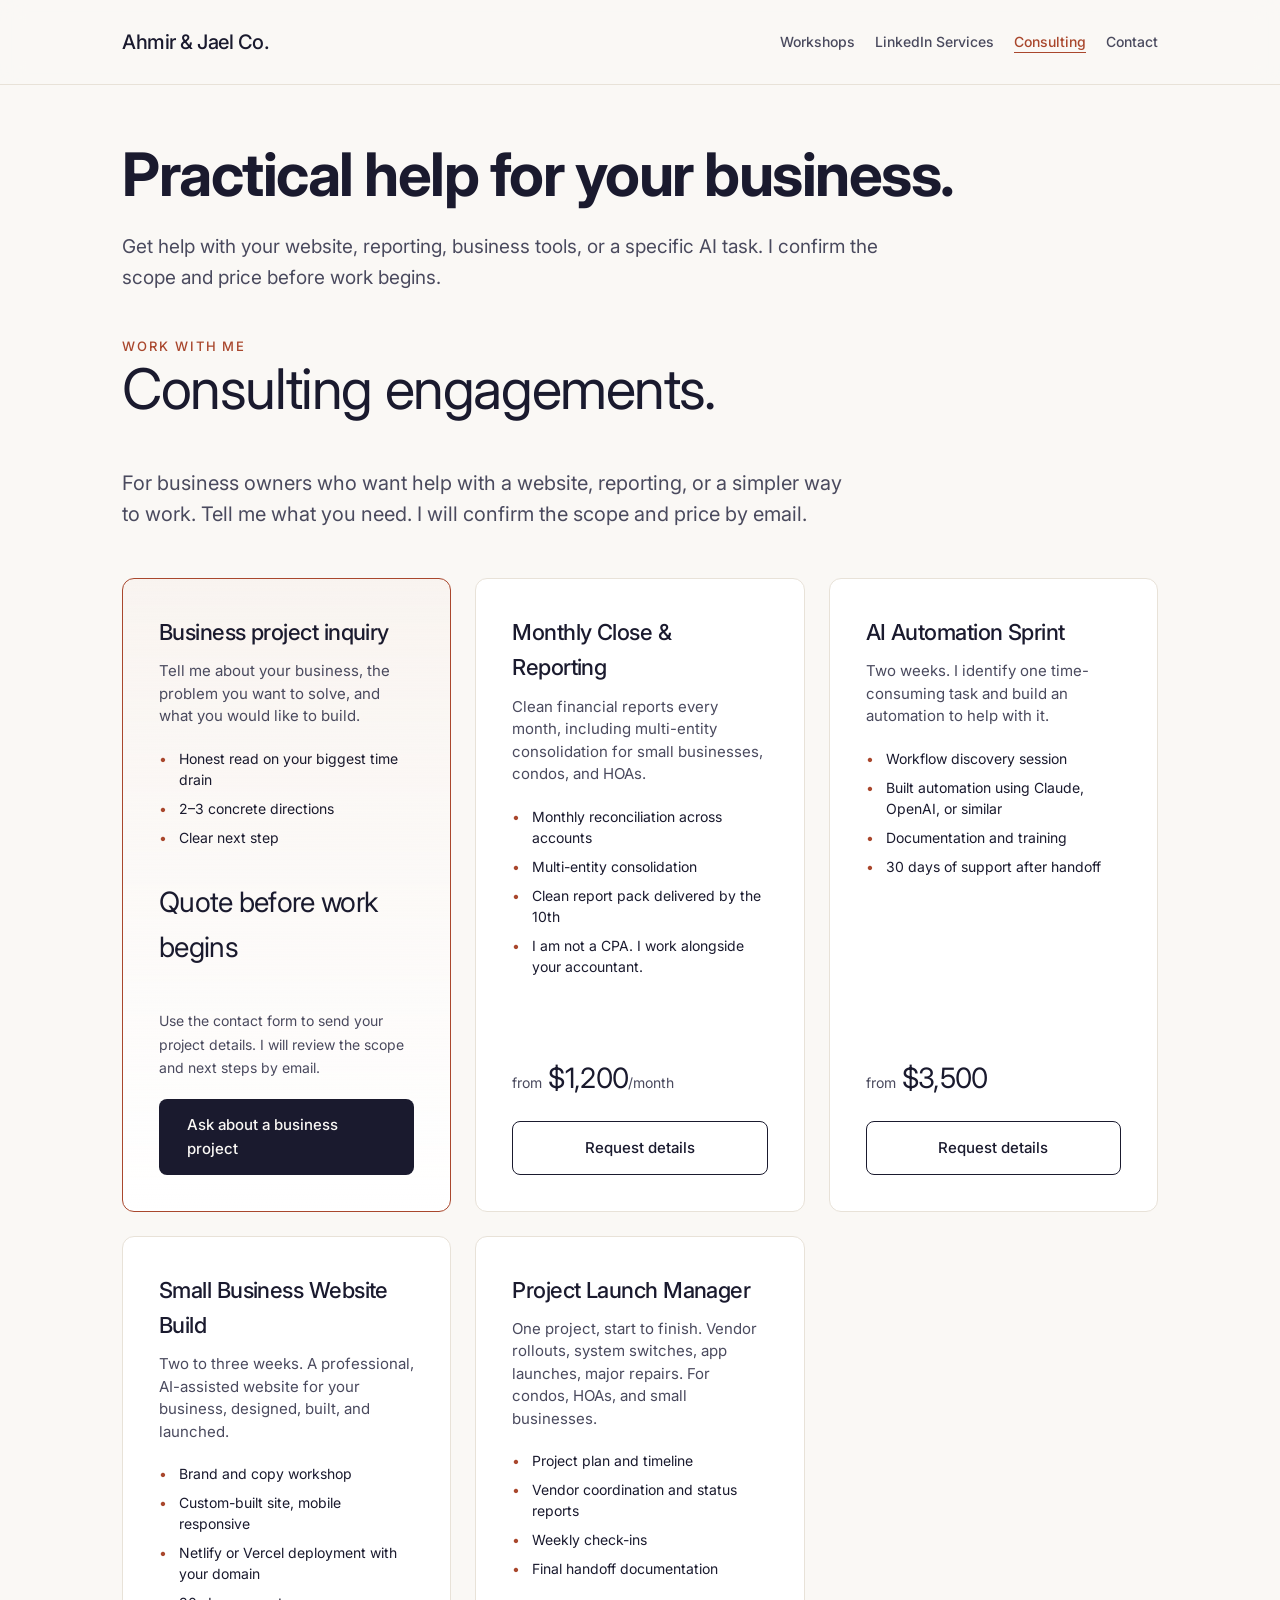
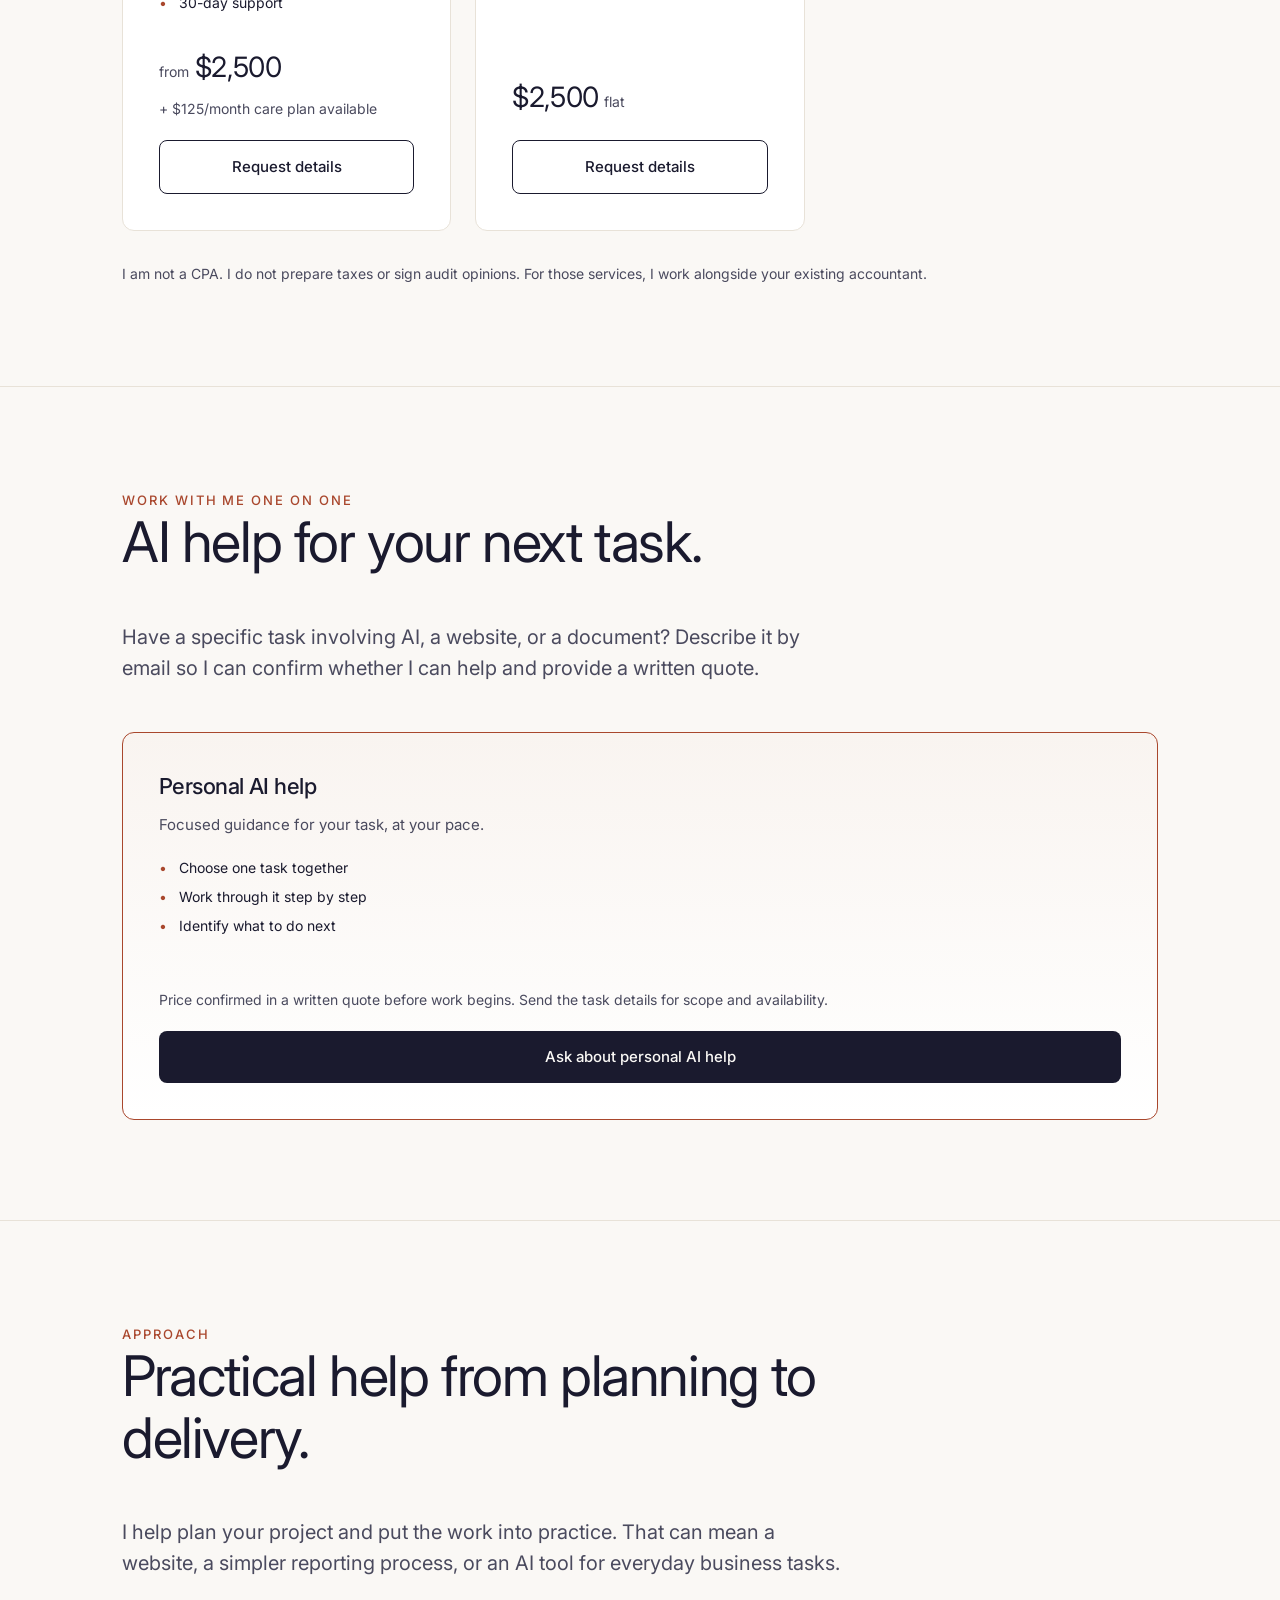
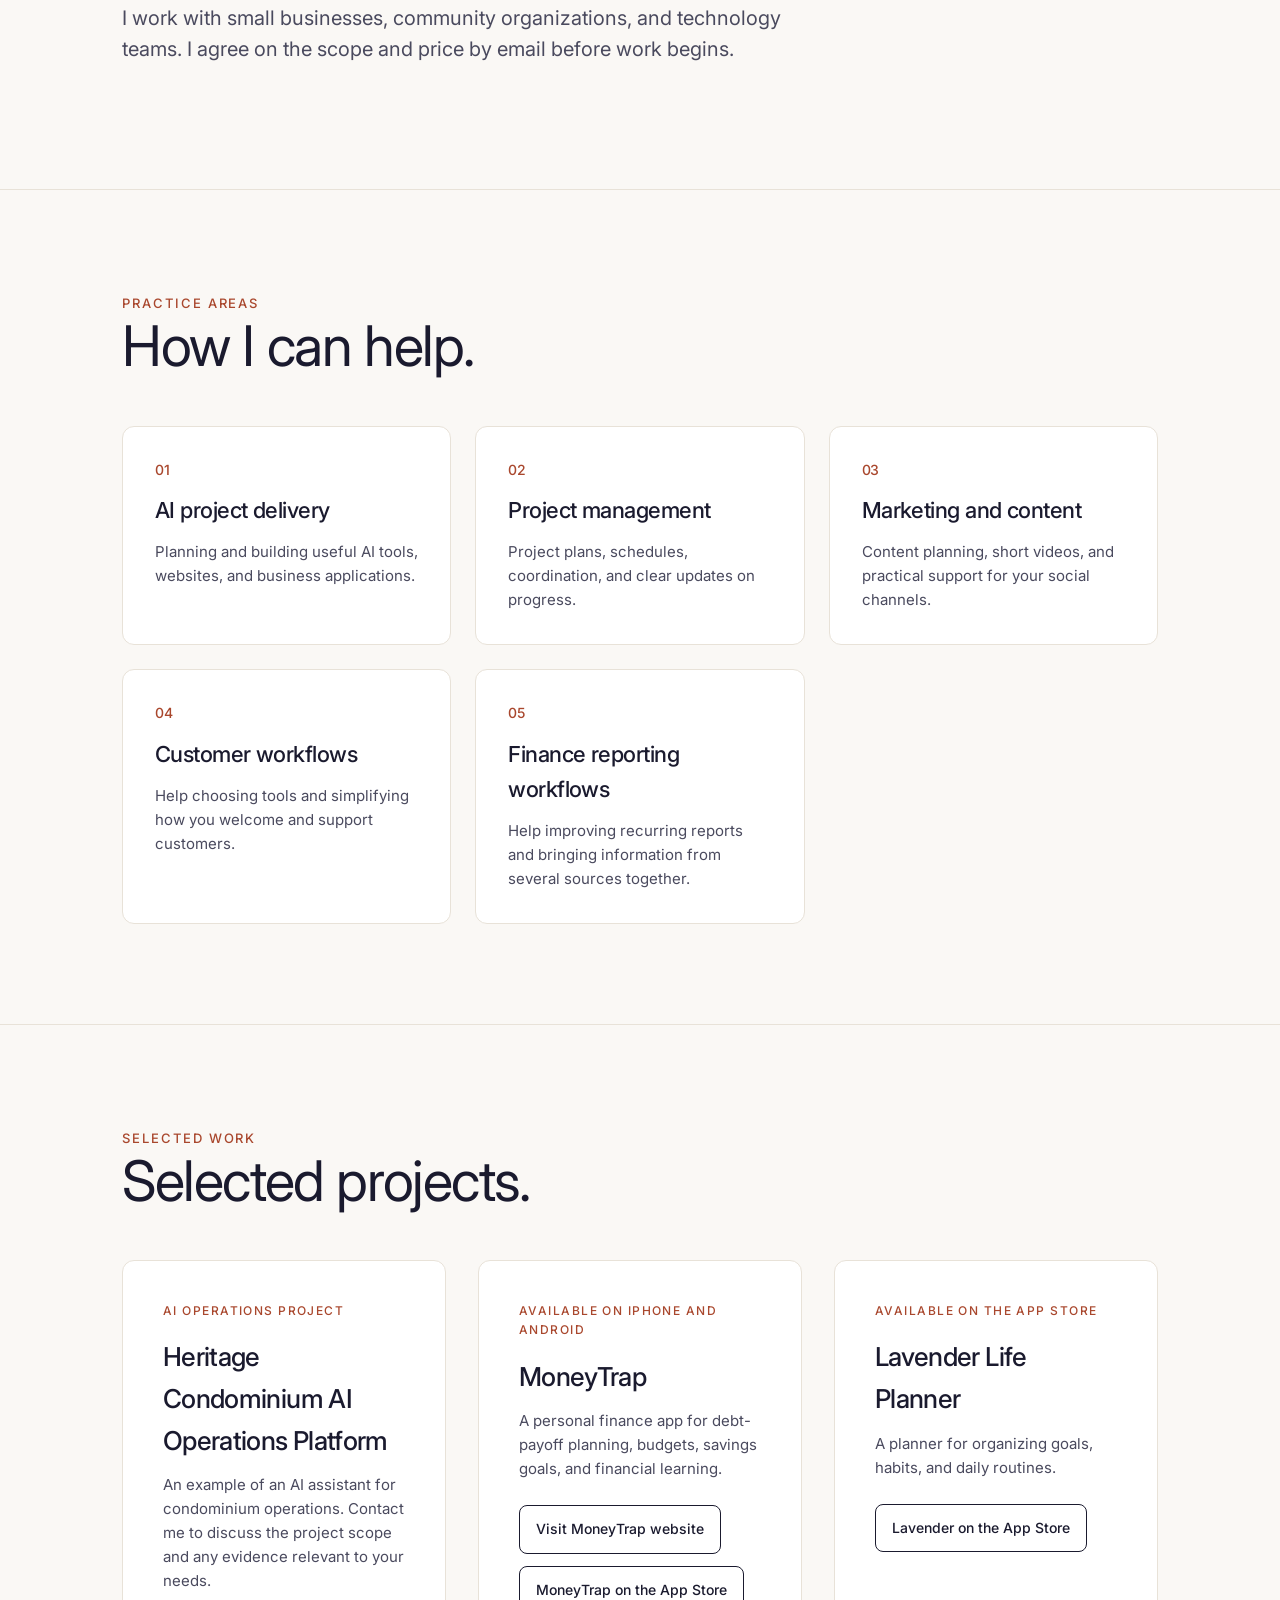
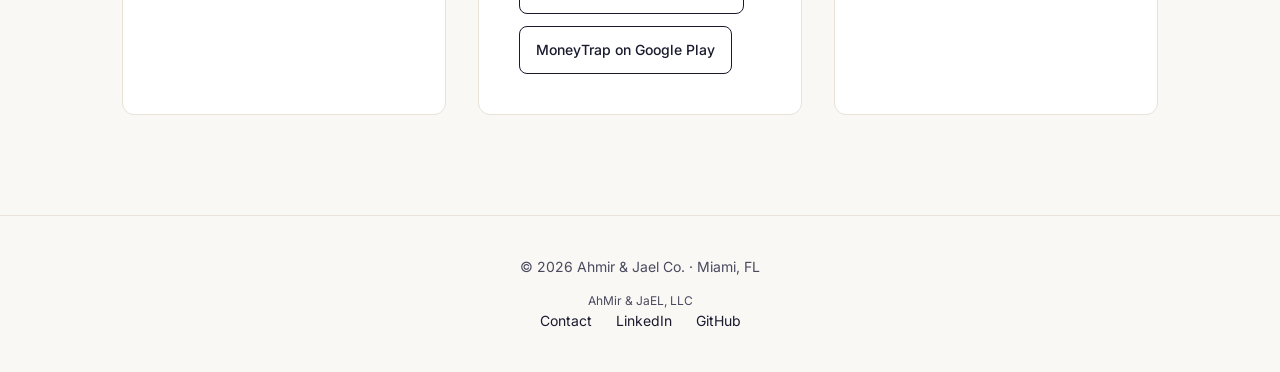
<file: consulting.html>
<!DOCTYPE html>

<html lang="en"><head>
<meta charset="utf-8"/>
<meta content="width=device-width, initial-scale=1.0" name="viewport"/>
<title>Business Consulting and Personal AI Help | Ahmir &amp; Jael Co.</title>
<meta content="Explore business project support and personal AI help with Joane Aristilde. Clear scope, written quotes, and email inquiries." name="description"/>
<!-- Open Graph (LinkedIn / WhatsApp / Facebook preview cards) -->
<meta content="Business Consulting and Personal AI Help | Ahmir &amp; Jael Co." property="og:title"/>
<meta content="Explore business project support and personal AI help with Joane Aristilde. Clear scope, written quotes, and email inquiries." property="og:description"/>
<meta content="website" property="og:type"/>
<meta content="https://ahmirjael.netlify.app/joane-hero-brown.jpg" property="og:image"/>
<meta content="https://ahmirjael.netlify.app/consulting.html" property="og:url"/>
<!-- Twitter card -->
<meta content="summary_large_image" name="twitter:card"/>
<meta content="Business Consulting and Personal AI Help | Ahmir &amp; Jael Co." name="twitter:title"/>
<meta content="Explore business project support and personal AI help with Joane Aristilde. Clear scope, written quotes, and email inquiries." name="twitter:description"/>
<meta content="https://ahmirjael.netlify.app/joane-hero-brown.jpg" name="twitter:image"/>
<!-- Favicon (A&J wordmark) -->
<link href="data:image/svg+xml,%3Csvg xmlns='http://www.w3.org/2000/svg' viewBox='0 0 100 100'%3E%3Crect width='100' height='100' fill='%231a1a2e'/%3E%3Ctext x='50' y='68' font-family='Georgia,serif' font-size='54' font-weight='500' fill='%23d97757' text-anchor='middle'%3EA%26J%3C/text%3E%3C/svg%3E" rel="icon"/>
<link href="https://fonts.googleapis.com" rel="preconnect"/>
<link crossorigin="" href="https://fonts.gstatic.com" rel="preconnect"/>
<script defer="" src="booking-config.js"></script>
<script defer="" src="booking.js"></script><link href="https://fonts.googleapis.com/css2?family=Inter:wght@400;500;600&amp;display=swap" rel="stylesheet"/><link href="/styles.css" rel="stylesheet"/><link href="https://ahmirjael.netlify.app/consulting.html" rel="canonical"/></head><body><a class="skip-link" href="#top">Skip to main content</a><nav aria-label="Main navigation"><div class="container"><a class="logo" href="/">Ahmir &amp; Jael Co.</a><div class="nav-links"><a href="/#workshops">Workshops</a><a href="/linkedin-services.html">LinkedIn Services</a><a aria-current="page" href="/consulting.html">Consulting</a><a href="/contact.html">Contact</a></div></div></nav><main id="main-content"><header class="page-intro" id="top"><div class="container"><h1>Practical help for your business.</h1><p>Get help with your website, reporting, business tools, or a specific AI task. I confirm the scope and price before work begins.</p></div></header><section id="consulting">
<div class="container">
<span class="section-label">Work With Me</span>
<h2 class="section-title">Consulting engagements.</h2>
<p class="section-intro">For business owners who want help with a website, reporting, or a simpler way to work. Tell me what you need. I will confirm the scope and price by email.</p>
<div class="consulting-grid">
<div class="consulting-card featured">
<h3>Business project inquiry</h3>
<p class="consulting-sub">Tell me about your business, the problem you want to solve, and what you would like to build.</p>
<ul class="consulting-deliverables">
<li>Honest read on your biggest time drain</li>
<li>2–3 concrete directions</li>
<li>Clear next step</li>
</ul>
<div class="consulting-price">Quote before work begins</div>
<p class="offer-note">Use the contact form to send your project details. I will review the scope and next steps by email.</p><a class="btn btn-primary" data-inquiry="business" href="/contact.html?service=business#service-inquiry">Ask about a business project</a>
</div>
<div class="consulting-card">
<h3>Monthly Close &amp; Reporting</h3>
<p class="consulting-sub">Clean financial reports every month, including multi-entity consolidation for small businesses, condos, and HOAs.</p>
<ul class="consulting-deliverables">
<li>Monthly reconciliation across accounts</li>
<li>Multi-entity consolidation</li>
<li>Clean report pack delivered by the 10th</li>
<li>I am not a CPA. I work alongside your accountant.</li>
</ul>
<div class="consulting-price"><span style="margin-right:6px">from</span>$1,200<span>/month</span></div>
<a class="btn btn-secondary" data-inquiry="business" href="/contact.html?service=business#service-inquiry">Request details</a>
</div>
<div class="consulting-card">
<h3>AI Automation Sprint</h3>
<p class="consulting-sub">Two weeks. I identify one time-consuming task and build an automation to help with it.</p>
<ul class="consulting-deliverables">
<li>Workflow discovery session</li>
<li>Built automation using Claude, OpenAI, or similar</li>
<li>Documentation and training</li>
<li>30 days of support after handoff</li>
</ul>
<div class="consulting-price"><span style="margin-right:6px">from</span>$3,500</div>
<a class="btn btn-secondary" data-inquiry="business" href="/contact.html?service=business#service-inquiry">Request details</a>
</div>
<div class="consulting-card">
<h3>Small Business Website Build</h3>
<p class="consulting-sub">Two to three weeks. A professional, AI-assisted website for your business,  designed, built, and launched.</p>
<ul class="consulting-deliverables">
<li>Brand and copy workshop</li>
<li>Custom-built site, mobile responsive</li>
<li>Netlify or Vercel deployment with your domain</li>
<li>30-day support</li>
</ul>
<div class="consulting-price"><span style="margin-right:6px">from</span>$2,500</div>
<div style="font-size: 14px; color: var(--ink-soft); margin-top: -12px; margin-bottom: 20px;">+ $125/month care plan available</div>
<a class="btn btn-secondary" data-inquiry="business" href="/contact.html?service=business#service-inquiry">Request details</a>
</div>
<div class="consulting-card">
<h3>Project Launch Manager</h3>
<p class="consulting-sub">One project, start to finish. Vendor rollouts, system switches, app launches, major repairs. For condos, HOAs, and small businesses.</p>
<ul class="consulting-deliverables">
<li>Project plan and timeline</li>
<li>Vendor coordination and status reports</li>
<li>Weekly check-ins</li>
<li>Final handoff documentation</li>
</ul>
<div class="consulting-price">$2,500 <span>flat</span></div>
<a class="btn btn-secondary" data-inquiry="business" href="/contact.html?service=business#service-inquiry">Request details</a>
</div>
</div>
<p class="consulting-note" style="margin-top:32px;color:var(--ink-soft);font-size:14px;">I am not a CPA. I do not prepare taxes or sign audit opinions. For those services, I work alongside your existing accountant.</p>
</div>
</section><section id="personal-help"><div class="container">
<span class="section-label">Work with me one on one</span><h2 class="section-title">AI help for your next task.</h2>
<p class="section-intro">Have a specific task involving AI, a website, or a document? Describe it by email so I can confirm whether I can help and provide a written quote.</p>
<div class="consulting-grid"><article class="consulting-card featured"><h3>Personal AI help</h3>
<p class="consulting-sub">Focused guidance for your task, at your pace.</p><ul class="consulting-deliverables"><li>Choose one task together</li><li>Work through it step by step</li><li>Identify what to do next</li></ul>
<p class="offer-note" id="personal-terms">Price confirmed in a written quote before work begins. Send the task details for scope and availability.</p>
<a class="btn btn-primary" data-inquiry="personal" href="/contact.html?service=personal#service-inquiry">Ask about personal AI help</a></article>
</div>
</div></section><section id="about">
<div class="container">
<span class="section-label">Approach</span>
<h2 class="section-title">Practical help from planning to delivery.</h2>
<p class="about-text">I help plan your project and put the work into practice. That can mean a website, a simpler reporting process, or an AI tool for everyday business tasks.</p>
<p class="about-text">I work with small businesses, community organizations, and technology teams. I agree on the scope and price by email before work begins.</p>
</div>
</section><section id="services">
<div class="container">
<span class="section-label">Practice Areas</span>
<h2 class="section-title">How I can help.</h2>
<div class="services-grid">
<div class="service-card">
<span class="service-number">01</span>
<h3>AI project delivery</h3>
<p>Planning and building useful AI tools, websites, and business applications.</p>
</div>
<div class="service-card">
<span class="service-number">02</span>
<h3>Project management</h3>
<p>Project plans, schedules, coordination, and clear updates on progress.</p>
</div>
<div class="service-card">
<span class="service-number">03</span>
<h3>Marketing and content</h3>
<p>Content planning, short videos, and practical support for your social channels.</p>
</div>
<div class="service-card">
<span class="service-number">04</span>
<h3>Customer workflows</h3>
<p>Help choosing tools and simplifying how you welcome and support customers.</p>
</div>
<div class="service-card">
<span class="service-number">05</span>
<h3>Finance reporting workflows</h3>
<p>Help improving recurring reports and bringing information from several sources together.</p>
</div>
</div>
</div>
</section><section id="work">
<div class="container">
<span class="section-label">Selected Work</span>
<h2 class="section-title">Selected projects.</h2>
<div class="work-grid">
<div class="work-card">
<div class="work-category">AI operations project</div>
<h3>Heritage Condominium AI Operations Platform</h3>
<p>An example of an AI assistant for condominium operations. Contact me to discuss the project scope and any evidence relevant to your needs.</p>
</div>
<div class="work-card">
<div class="work-category">Available on iPhone and Android</div>
<h3>MoneyTrap</h3>
<p>A personal finance app for debt-payoff planning, budgets, savings goals, and financial learning.</p>
<div class="project-links"><a class="btn btn-secondary" href="https://moneytrap.app/" rel="noopener noreferrer" target="_blank">Visit MoneyTrap website</a><a class="btn btn-secondary" href="https://apps.apple.com/us/app/moneytrap-debt-freedom/id6764737667" rel="noopener noreferrer" target="_blank">MoneyTrap on the App Store</a><a class="btn btn-secondary" href="https://play.google.com/store/apps/details?id=com.moneytrap.debtfreedom&amp;pcampaignid=web_share" rel="noopener noreferrer" target="_blank">MoneyTrap on Google Play</a></div></div>
<div class="work-card">
<div class="work-category">Available on the App Store</div>
<h3>Lavender Life Planner</h3>
<p>A planner for organizing goals, habits, and daily routines.</p>
<div class="project-links"><a class="btn btn-secondary" href="https://apps.apple.com/us/app/lavender-life-planner/id6759303830" rel="noopener noreferrer" target="_blank">Lavender on the App Store</a></div></div>
</div>
</div>
</section></main><footer><div class="container"><p>© 2026 Ahmir &amp; Jael Co. · Miami, FL</p><p class="legal-name">AhMir &amp; JaEL, LLC</p><p><a href="/contact.html">Contact</a><a href="https://linkedin.com/in/joane-aristilde">LinkedIn</a><a href="https://github.com/Jaristilde">GitHub</a></p></div></footer></body></html>
</file>
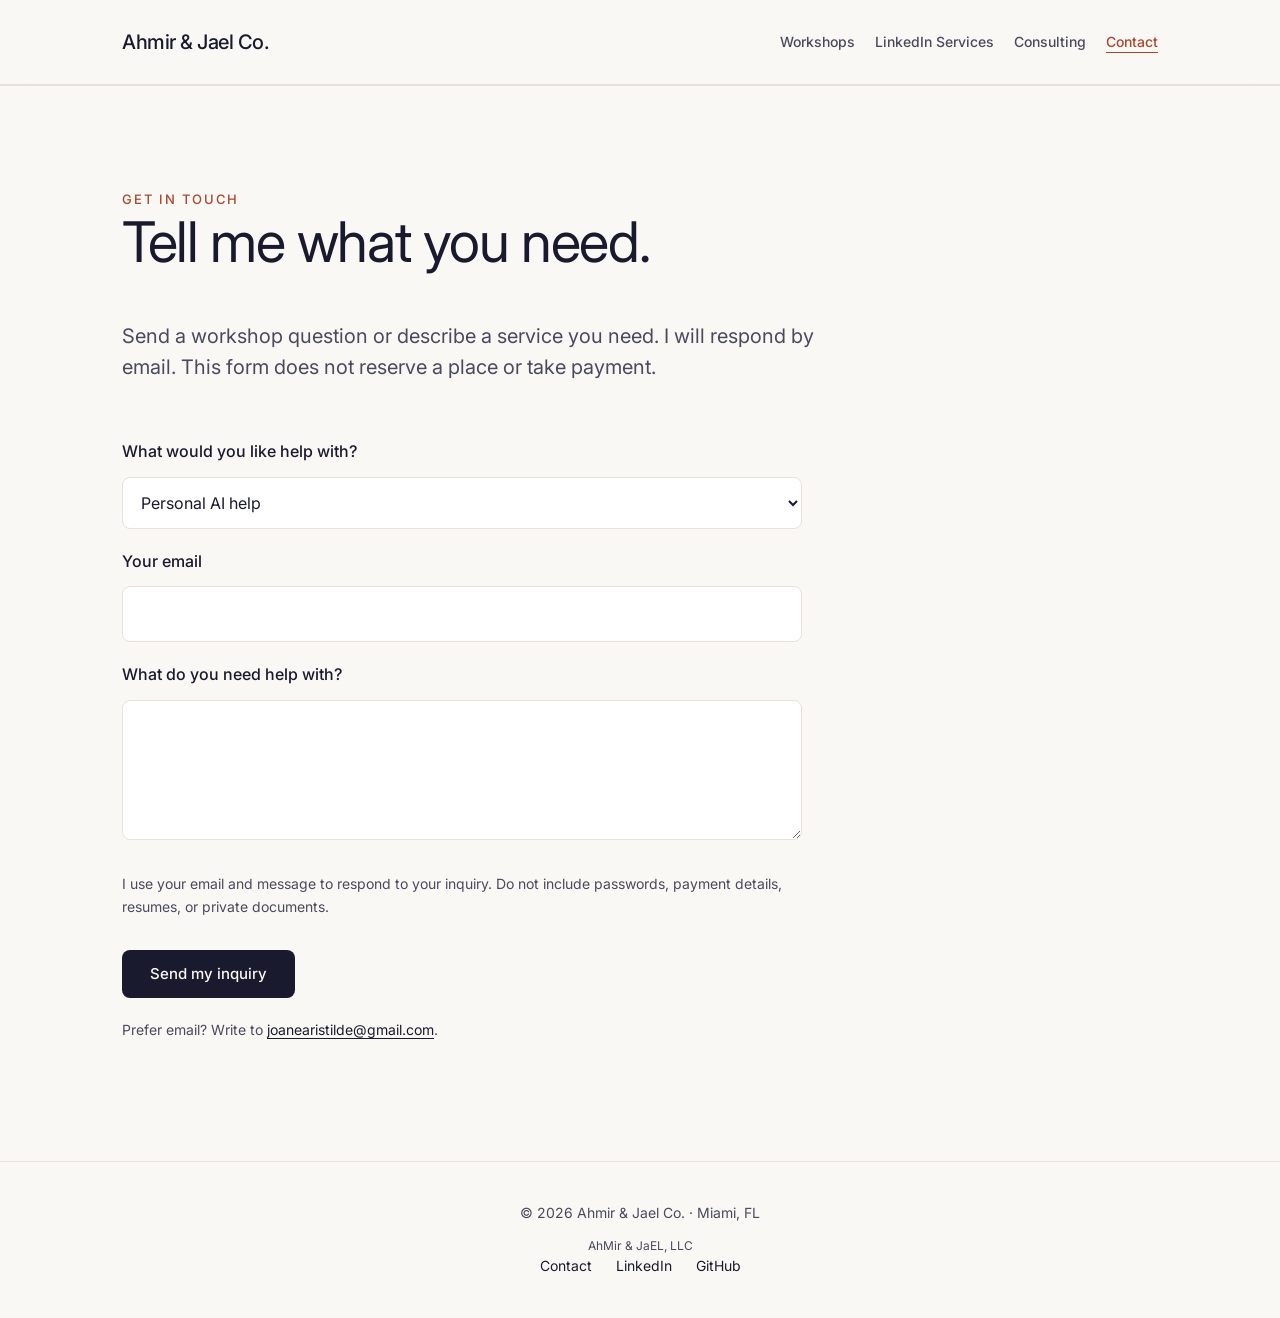
<file: contact.html>
<!DOCTYPE html>
<html lang="en"><head>
<meta charset="utf-8"/>
<meta content="width=device-width, initial-scale=1.0" name="viewport"/>
<title>Contact Joane | Ahmir &amp; Jael Co.</title>
<meta content="Ask a workshop question or request details about a business project. Joane responds by email." name="description"/>
<!-- Open Graph (LinkedIn / WhatsApp / Facebook preview cards) -->
<meta content="Contact Joane | Ahmir &amp; Jael Co." property="og:title"/>
<meta content="Ask a workshop question or request details about a business project. Joane responds by email." property="og:description"/>
<meta content="website" property="og:type"/>
<meta content="https://ahmirjael.netlify.app/joane-hero-brown.jpg" property="og:image"/>
<meta content="https://ahmirjael.netlify.app/contact.html" property="og:url"/>
<!-- Twitter card -->
<meta content="summary_large_image" name="twitter:card"/>
<meta content="Contact Joane | Ahmir &amp; Jael Co." name="twitter:title"/>
<meta content="Ask a workshop question or request details about a business project. Joane responds by email." name="twitter:description"/>
<meta content="https://ahmirjael.netlify.app/joane-hero-brown.jpg" name="twitter:image"/>
<!-- Favicon (A&J wordmark) -->
<link href="data:image/svg+xml,%3Csvg xmlns='http://www.w3.org/2000/svg' viewBox='0 0 100 100'%3E%3Crect width='100' height='100' fill='%231a1a2e'/%3E%3Ctext x='50' y='68' font-family='Georgia,serif' font-size='54' font-weight='500' fill='%23d97757' text-anchor='middle'%3EA%26J%3C/text%3E%3C/svg%3E" rel="icon"/>
<link href="https://fonts.googleapis.com" rel="preconnect"/>
<link crossorigin="" href="https://fonts.gstatic.com" rel="preconnect"/>




<script defer="" src="booking-config.js"></script>
<script defer="" src="booking.js"></script><link href="https://fonts.googleapis.com/css2?family=Inter:wght@400;500;600&amp;display=swap" rel="stylesheet"/><link href="/styles.css" rel="stylesheet"/><link href="https://ahmirjael.netlify.app/contact.html" rel="canonical"/></head><body><a class="skip-link" href="#service-inquiry">Skip to main content</a><nav aria-label="Main navigation"><div class="container"><a class="logo" href="/">Ahmir &amp; Jael Co.</a><div class="nav-links"><a href="/#workshops">Workshops</a><a href="/linkedin-services.html">LinkedIn Services</a><a href="/consulting.html">Consulting</a><a aria-current="page" href="/contact.html">Contact</a></div></div></nav><main id="main-content"><section aria-labelledby="service-inquiry-title" id="service-inquiry"><div class="container">
<span class="section-label">Get in touch</span><h1 class="section-title" id="service-inquiry-title">Tell me what you need.</h1>
<p class="section-intro">Send a workshop question or describe a service you need. I will respond by email. This form does not reserve a place or take payment.</p>
<form action="/inquiry-sent.html" class="service-inquiry-form" data-netlify="true" method="POST" name="service-inquiry" netlify-honeypot="bot-field">
<input name="form-name" type="hidden" value="service-inquiry"/><p hidden=""><label>Leave this field empty<input name="bot-field"/></label></p>
<label for="inquiry-service">What would you like help with?</label><select id="inquiry-service" name="service" required=""><option value="personal">Personal AI help</option><option value="business">Business project inquiry</option><option value="workshop">Workshop question</option><option value="linkedin">LinkedIn services question</option></select>
<label for="inquiry-email">Your email</label><input autocomplete="email" id="inquiry-email" name="email" required="" type="email"/>
<label for="inquiry-message">What do you need help with?</label><textarea id="inquiry-message" maxlength="4000" name="message" required=""></textarea>
<p class="offer-note">I use your email and message to respond to your inquiry. Do not include passwords, payment details, resumes, or private documents.</p>
<button class="btn btn-primary" type="submit">Send my inquiry</button>
</form><p class="offer-note">Prefer email? Write to <a href="mailto:joanearistilde@gmail.com">joanearistilde@gmail.com</a>.</p>
</div></section></main><footer><div class="container"><p>© 2026 Ahmir &amp; Jael Co. · Miami, FL</p><p class="legal-name">AhMir &amp; JaEL, LLC</p><p><a href="/contact.html">Contact</a><a href="https://linkedin.com/in/joane-aristilde">LinkedIn</a><a href="https://github.com/Jaristilde">GitHub</a></p></div></footer></body></html>
</file>
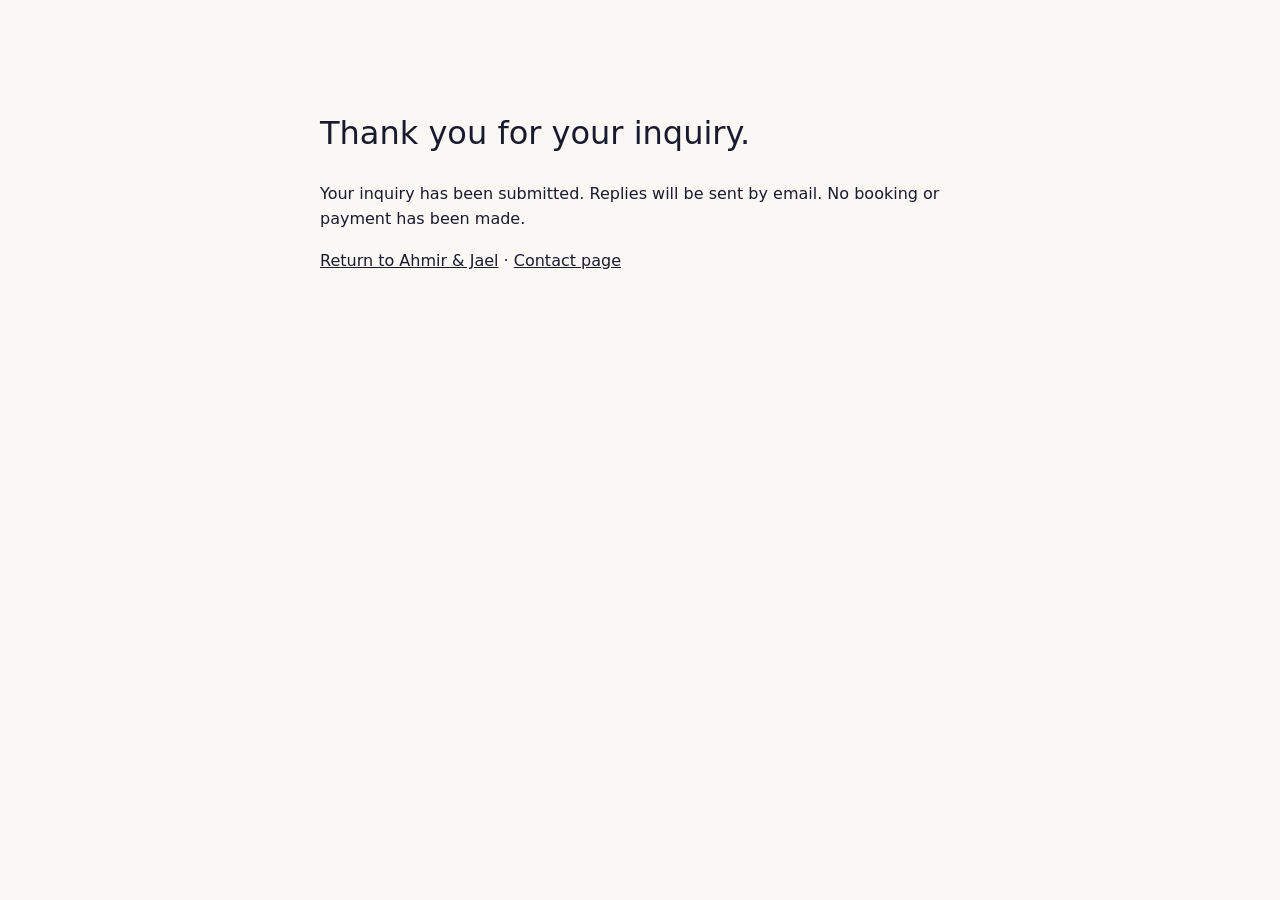
<file: inquiry-sent.html>
<!doctype html><html lang="en"><head><meta charset="utf-8"><meta name="viewport" content="width=device-width,initial-scale=1"><meta name="robots" content="noindex"><title>Inquiry received | Ahmir &amp; Jael</title><style>body{font-family:system-ui,sans-serif;background:#faf8f5;color:#1a1a2e;line-height:1.6;margin:0;padding:48px 24px}main{max-width:640px;margin:60px auto}a{color:#1a1a2e}h1{font-weight:500}</style></head><body><main><h1>Thank you for your inquiry.</h1><p>Your inquiry has been submitted. Replies will be sent by email. No booking or payment has been made.</p><p><a href="/">Return to Ahmir &amp; Jael</a> · <a href="/contact.html">Contact page</a></p></main></body></html>
</file>
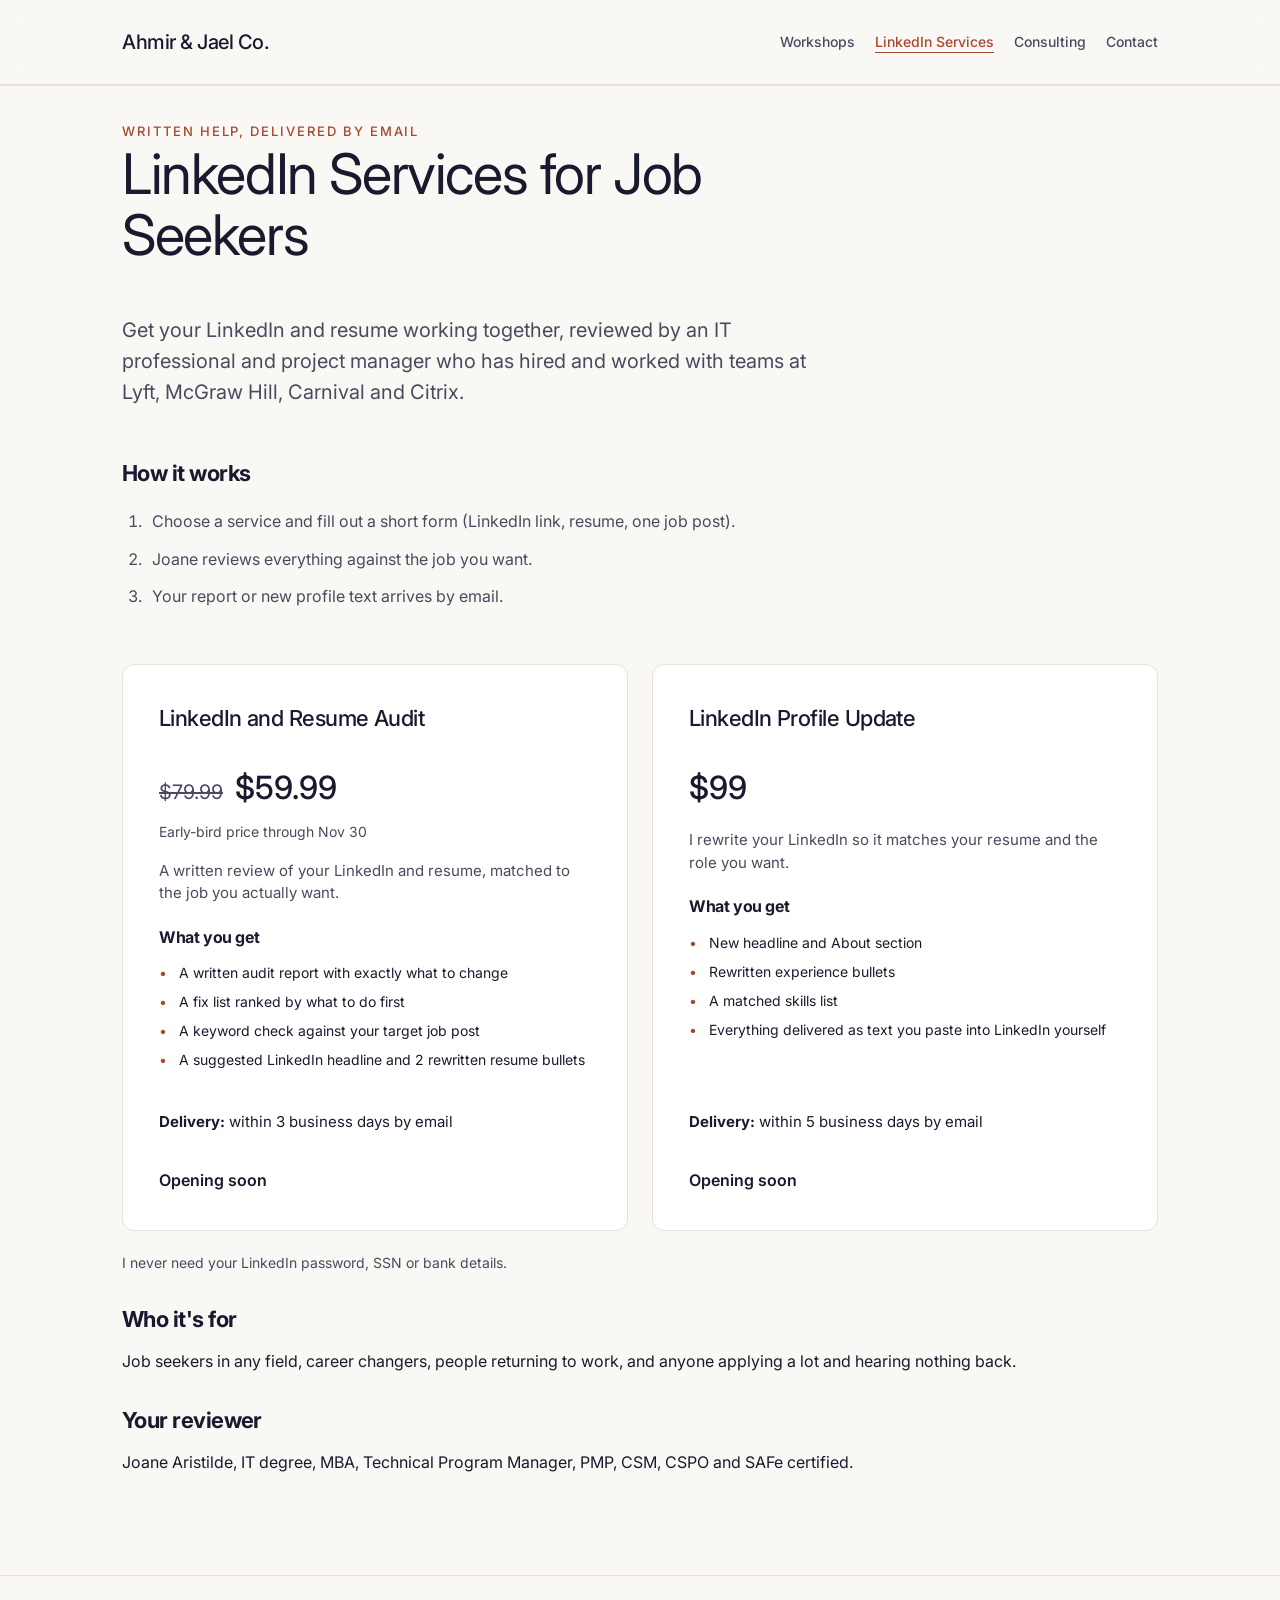
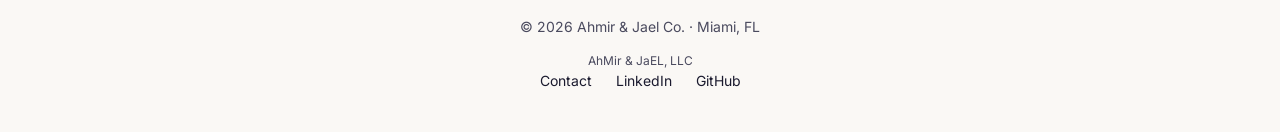
<file: linkedin-services.html>
<!DOCTYPE html>
<html lang="en"><head>
<meta charset="utf-8"/>
<meta content="width=device-width, initial-scale=1.0" name="viewport"/>
<title>LinkedIn and Resume Services | Ahmir &amp; Jael Co.</title>
<meta content="Written LinkedIn and resume services for job seekers. Clear deliverables and email delivery from Joane Aristilde." name="description"/>
<!-- Open Graph (LinkedIn / WhatsApp / Facebook preview cards) -->
<meta content="LinkedIn and Resume Services | Ahmir &amp; Jael Co." property="og:title"/>
<meta content="Written LinkedIn and resume services for job seekers. Clear deliverables and email delivery from Joane Aristilde." property="og:description"/>
<meta content="website" property="og:type"/>
<meta content="https://ahmirjael.netlify.app/joane-hero-brown.jpg" property="og:image"/>
<meta content="https://ahmirjael.netlify.app/linkedin-services.html" property="og:url"/>
<!-- Twitter card -->
<meta content="summary_large_image" name="twitter:card"/>
<meta content="LinkedIn and Resume Services | Ahmir &amp; Jael Co." name="twitter:title"/>
<meta content="Written LinkedIn and resume services for job seekers. Clear deliverables and email delivery from Joane Aristilde." name="twitter:description"/>
<meta content="https://ahmirjael.netlify.app/joane-hero-brown.jpg" name="twitter:image"/>
<!-- Favicon (A&J wordmark) -->
<link href="data:image/svg+xml,%3Csvg xmlns='http://www.w3.org/2000/svg' viewBox='0 0 100 100'%3E%3Crect width='100' height='100' fill='%231a1a2e'/%3E%3Ctext x='50' y='68' font-family='Georgia,serif' font-size='54' font-weight='500' fill='%23d97757' text-anchor='middle'%3EA%26J%3C/text%3E%3C/svg%3E" rel="icon"/>
<link href="https://fonts.googleapis.com" rel="preconnect"/>
<link crossorigin="" href="https://fonts.gstatic.com" rel="preconnect"/>




<script defer="" src="booking-config.js"></script>
<script defer="" src="booking.js"></script><link href="https://fonts.googleapis.com/css2?family=Inter:wght@400;500;600&amp;display=swap" rel="stylesheet"/><link href="/styles.css" rel="stylesheet"/><link href="https://ahmirjael.netlify.app/linkedin-services.html" rel="canonical"/></head><body><a class="skip-link" href="#linkedin-services">Skip to main content</a><nav aria-label="Main navigation"><div class="container"><a class="logo" href="/">Ahmir &amp; Jael Co.</a><div class="nav-links"><a href="/#workshops">Workshops</a><a aria-current="page" href="/linkedin-services.html">LinkedIn Services</a><a href="/consulting.html">Consulting</a><a href="/contact.html">Contact</a></div></div></nav><main id="main-content"><section aria-labelledby="linkedin-services-title" id="linkedin-services"><div class="container">
<span class="section-label">Written help, delivered by email</span>
<h1 class="section-title" id="linkedin-services-title">LinkedIn Services for Job Seekers</h1>
<p class="section-intro">Get your LinkedIn and resume working together, reviewed by an IT professional and project manager who has hired and worked with teams at Lyft, McGraw Hill, Carnival and Citrix.</p>
<h3 class="linkedin-subheading">How it works</h3>
<ol class="linkedin-steps"><li>Choose a service and fill out a short form (LinkedIn link, resume, one job post).</li><li>Joane reviews everything against the job you want.</li><li>Your report or new profile text arrives by email.</li></ol>
<div class="consulting-grid linkedin-cards">
<article class="consulting-card" id="linkedin-audit"><h3>LinkedIn and Resume Audit</h3>
<p class="linkedin-price"><span class="sr-only">Regular price </span><del>$79.99</del> <strong>$59.99</strong><span>Early-bird price through Nov 30</span></p>
<p class="consulting-sub">A written review of your LinkedIn and resume, matched to the job you actually want.</p>
<h4>What you get</h4><ul class="consulting-deliverables"><li>A written audit report with exactly what to change</li><li>A fix list ranked by what to do first</li><li>A keyword check against your target job post</li><li>A suggested LinkedIn headline and 2 rewritten resume bullets</li></ul>
<p class="linkedin-delivery"><strong>Delivery:</strong> within 3 business days by email</p>
<a class="btn btn-primary" data-stan-service="audit" hidden="">Get My Audit for $59.99</a><p class="linkedin-opening">Opening soon</p>
</article>
<article class="consulting-card" id="linkedin-update"><h3>LinkedIn Profile Update</h3>
<p class="linkedin-price"><strong>$99</strong></p>
<p class="consulting-sub">I rewrite your LinkedIn so it matches your resume and the role you want.</p>
<h4>What you get</h4><ul class="consulting-deliverables"><li>New headline and About section</li><li>Rewritten experience bullets</li><li>A matched skills list</li><li>Everything delivered as text you paste into LinkedIn yourself</li></ul>
<p class="linkedin-delivery"><strong>Delivery:</strong> within 5 business days by email</p>
<a class="btn btn-primary" data-stan-service="update" hidden="">Update My LinkedIn</a><p class="linkedin-opening">Opening soon</p>
</article></div>
<p class="offer-note linkedin-privacy">I never need your LinkedIn password, SSN or bank details.</p>
<h3 class="linkedin-subheading">Who it's for</h3><p>Job seekers in any field, career changers, people returning to work, and anyone applying a lot and hearing nothing back.</p>
<h3 class="linkedin-subheading">Your reviewer</h3><p>Joane Aristilde, IT degree, MBA, Technical Program Manager, PMP, CSM, CSPO and SAFe certified.</p>
<template class="offer-note linkedin-testimonial">[REAL QUOTE NEEDED]</template>
</div></section></main><footer><div class="container"><p>© 2026 Ahmir &amp; Jael Co. · Miami, FL</p><p class="legal-name">AhMir &amp; JaEL, LLC</p><p><a href="/contact.html">Contact</a><a href="https://linkedin.com/in/joane-aristilde">LinkedIn</a><a href="https://github.com/Jaristilde">GitHub</a></p></div></footer></body></html>
</file>
<file: styles.css>
:root {
    --bg: #faf8f5;
    --ink: #1a1a2e;
    --ink-soft: #4a4a5e;
    --accent: #d97757;
    --accent-hover: #c65e42;
    --line: #e8e2d8;
    --card: #ffffff;
    --photo-bg: #3a3a42;
  }
  * { box-sizing: border-box; margin: 0; padding: 0; }
  html { scroll-behavior: smooth; }
  body {
    font-family: 'Inter', -apple-system, BlinkMacSystemFont, sans-serif;
    background: var(--bg);
    color: var(--ink);
    line-height: 1.6;
    -webkit-font-smoothing: antialiased;
  }
  .container { max-width: 1100px; margin: 0 auto; padding: 0 32px; }

  nav {
    position: sticky; top: 0; z-index: 100;
    background: rgba(250, 248, 245, 0.85);
    backdrop-filter: blur(12px);
    border-bottom: 1px solid var(--line);
    padding: 20px 0;
  }
  nav .container { display: flex; justify-content: space-between; align-items: center; }
  .logo {
    font-family: 'Fraunces', serif;
    font-variation-settings: "opsz" 144;
    font-size: 20px;
    font-weight: 500;
    color: var(--ink);
    letter-spacing: -0.01em;
    text-decoration: none;
  }
  .nav-links { display: flex; gap: 28px; }
  .nav-links a {
    color: var(--ink-soft);
    text-decoration: none;
    font-size: 14px;
    font-weight: 500;
    transition: color 0.2s;
  }
  .nav-links a:hover { color: var(--accent); }
  @media (max-width: 720px) { .nav-links { display: none; } }

  .hero { padding: 100px 0; }
  .hero-grid {
    display: grid;
    grid-template-columns: 1.3fr 1fr;
    gap: 64px;
    align-items: center;
  }
  @media (max-width: 900px) { .hero-grid { grid-template-columns: 1fr; gap: 48px; } }
  .hero-tagline {
    display: inline-block;
    font-size: 13px;
    font-weight: 500;
    color: var(--accent);
    letter-spacing: 0.15em;
    text-transform: uppercase;
    margin-bottom: 24px;
  }
  .hero h1 {
    font-family: 'Fraunces', serif;
    font-variation-settings: "opsz" 144;
    font-size: clamp(48px, 6.5vw, 84px);
    font-weight: 400;
    line-height: 1.02;
    letter-spacing: -0.035em;
    margin-bottom: 28px;
    color: var(--ink);
  }
  .hero h1 em { font-style: italic; color: var(--accent); font-weight: 400; }
  .hero p.lead {
    font-size: clamp(17px, 2vw, 20px);
    color: var(--ink-soft);
    margin-bottom: 40px;
    line-height: 1.5;
  }
  .hero-portrait {
    width: 100%;
    aspect-ratio: 4/5;
    background: var(--photo-bg) url('joane-hero-brown.jpg') center 15% / cover no-repeat;
    border-radius: 20px;
    box-shadow: 0 12px 40px rgba(26, 26, 46, 0.15);
  }
  @media (max-width: 900px) { .hero-portrait { max-width: 420px; margin: 0 auto; } }

  .cta-row { display: flex; gap: 16px; flex-wrap: wrap; }
  .btn {
    display: inline-block;
    padding: 14px 28px;
    font-size: 15px;
    font-weight: 500;
    text-decoration: none;
    border-radius: 8px;
    transition: all 0.2s;
    cursor: pointer;
    border: none;
    font-family: inherit;
  }
  .btn-primary { background: var(--ink); color: var(--bg); }
  .btn-primary:hover { background: var(--accent); transform: translateY(-1px); }
  .btn-secondary { background: transparent; color: var(--ink); border: 1px solid var(--ink); }
  .btn-secondary:hover { background: var(--ink); color: var(--bg); }

  section { padding: 100px 0; border-top: 1px solid var(--line); }
  .section-label {
    font-size: 13px;
    font-weight: 500;
    color: var(--accent);
    letter-spacing: 0.15em;
    text-transform: uppercase;
    margin-bottom: 24px;
  }
  .section-title {
    font-family: 'Fraunces', serif;
    font-variation-settings: "opsz" 144;
    font-size: clamp(36px, 5.5vw, 56px);
    font-weight: 400;
    line-height: 1.1;
    letter-spacing: -0.025em;
    margin-bottom: 48px;
    max-width: 720px;
    color: var(--ink);
  }
  .section-intro { font-size: 20px; color: var(--ink-soft); max-width: 720px; margin-bottom: 48px; line-height: 1.55; }
  .about-text { font-size: 20px; color: var(--ink-soft); max-width: 720px; margin-bottom: 24px; line-height: 1.55; }

  .services-grid {
    display: grid;
    grid-template-columns: repeat(auto-fit, minmax(280px, 1fr));
    gap: 24px;
    margin-top: 48px;
  }
  .service-card {
    background: var(--card);
    padding: 32px;
    border-radius: 12px;
    border: 1px solid var(--line);
    transition: all 0.2s;
  }
  .service-card:hover { border-color: var(--accent); transform: translateY(-2px); }
  .service-card h3 {
    font-family: 'Fraunces', serif;
    font-variation-settings: "opsz" 60;
    font-size: 22px;
    font-weight: 500;
    letter-spacing: -0.015em;
    margin-bottom: 12px;
    color: var(--ink);
  }
  .service-card p { color: var(--ink-soft); font-size: 15px; }
  .service-number {
    font-family: 'Fraunces', serif;
    font-variation-settings: "opsz" 60;
    font-size: 14px;
    color: var(--accent);
    font-weight: 500;
    margin-bottom: 12px;
    display: block;
  }

  .work-grid {
    display: grid;
    grid-template-columns: repeat(auto-fit, minmax(320px, 1fr));
    gap: 32px;
    margin-top: 48px;
  }
  .work-card {
    background: var(--card);
    border-radius: 12px;
    border: 1px solid var(--line);
    padding: 40px;
    transition: all 0.2s;
  }
  .work-card:hover { border-color: var(--accent); transform: translateY(-2px); }
  .work-category {
    font-size: 12px;
    color: var(--accent);
    letter-spacing: 0.12em;
    text-transform: uppercase;
    font-weight: 500;
    margin-bottom: 16px;
  }
  .work-card h3 {
    font-family: 'Fraunces', serif;
    font-variation-settings: "opsz" 60;
    font-size: 26px;
    font-weight: 500;
    letter-spacing: -0.02em;
    margin-bottom: 12px;
    color: var(--ink);
  }
  .work-card p { color: var(--ink-soft); font-size: 15px; margin-bottom: 20px; }
  .work-metric {
    display: inline-block;
    font-family: 'Fraunces', serif;
    font-variation-settings: "opsz" 144;
    font-size: 40px;
    font-weight: 400;
    color: var(--ink);
    line-height: 1;
    margin-right: 12px;
    letter-spacing: -0.02em;
  }
  .work-metric-label { font-size: 13px; color: var(--ink-soft); }

  /* ====== WORKSHOPS ====== */
  .workshops-grid {
    display: grid;
    grid-template-columns: repeat(auto-fit, minmax(340px, 1fr));
    gap: 32px;
    margin-top: 48px;
  }
  .workshop-card {
    background: var(--card);
    border-radius: 16px;
    border: 1px solid var(--line);
    padding: 40px;
    display: flex;
    flex-direction: column;
    transition: all 0.2s;
  }
  .workshop-card:hover { border-color: var(--accent); transform: translateY(-2px); }
  .workshop-pill {
    display: inline-block;
    background: rgba(217, 119, 87, 0.1);
    color: var(--accent);
    padding: 6px 14px;
    border-radius: 20px;
    font-size: 12px;
    font-weight: 500;
    letter-spacing: 0.1em;
    text-transform: uppercase;
    margin-bottom: 20px;
    width: fit-content;
  }
  .workshop-card h3 {
    font-family: 'Fraunces', serif;
    font-variation-settings: "opsz" 144;
    font-size: 30px;
    font-weight: 400;
    letter-spacing: -0.02em;
    margin-bottom: 14px;
    color: var(--ink);
  }
  .workshop-card .workshop-tagline {
    color: var(--ink-soft);
    font-size: 16px;
    margin-bottom: 24px;
    line-height: 1.5;
  }
  .workshop-outcomes {
    list-style: none;
    margin-bottom: 28px;
    padding: 0;
  }
  .workshop-outcomes li {
    position: relative;
    padding-left: 24px;
    margin-bottom: 10px;
    color: var(--ink);
    font-size: 15px;
    line-height: 1.5;
  }
  .workshop-outcomes li::before {
    content: '→';
    position: absolute;
    left: 0;
    color: var(--accent);
    font-weight: 500;
  }
  .workshop-price-row {
    display: flex;
    align-items: baseline;
    gap: 10px;
    margin-bottom: 24px;
    padding-top: 20px;
    border-top: 1px solid var(--line);
  }
  .workshop-price {
    font-family: 'Fraunces', serif;
    font-variation-settings: "opsz" 144;
    font-size: 36px;
    font-weight: 400;
    color: var(--ink);
    letter-spacing: -0.02em;
  }
  .workshop-price-note { color: var(--ink-soft); font-size: 14px; }
  .workshop-card .btn { margin-top: auto; text-align: center; }

  /* ====== CONSULTING ====== */
  .consulting-grid {
    display: grid;
    grid-template-columns: repeat(auto-fit, minmax(300px, 1fr));
    gap: 24px;
    margin-top: 48px;
  }
  .consulting-card {
    background: var(--card);
    border-radius: 12px;
    border: 1px solid var(--line);
    padding: 36px;
    display: flex;
    flex-direction: column;
    transition: all 0.2s;
  }
  .consulting-card:hover { border-color: var(--accent); transform: translateY(-2px); }
  .consulting-card.featured {
    border-color: var(--accent);
    background: linear-gradient(180deg, rgba(217, 119, 87, 0.03), var(--card));
  }
  .consulting-card h3 {
    font-family: 'Fraunces', serif;
    font-variation-settings: "opsz" 60;
    font-size: 22px;
    font-weight: 500;
    letter-spacing: -0.015em;
    margin-bottom: 10px;
    color: var(--ink);
  }
  .consulting-card .consulting-sub {
    color: var(--ink-soft);
    font-size: 15px;
    margin-bottom: 20px;
    line-height: 1.5;
  }
  .consulting-deliverables {
    list-style: none;
    margin-bottom: 24px;
    padding: 0;
    flex-grow: 1;
  }
  .consulting-deliverables li {
    position: relative;
    padding-left: 20px;
    margin-bottom: 8px;
    color: var(--ink);
    font-size: 14px;
    line-height: 1.5;
  }
  .consulting-deliverables li::before {
    content: '•';
    position: absolute;
    left: 0;
    color: var(--accent);
  }
  .consulting-price {
    font-family: 'Fraunces', serif;
    font-variation-settings: "opsz" 144;
    font-size: 28px;
    font-weight: 400;
    color: var(--ink);
    margin-bottom: 20px;
    letter-spacing: -0.02em;
  }
  .consulting-price span { font-size: 14px; color: var(--ink-soft); font-weight: 400; font-family: 'Inter', sans-serif; letter-spacing: 0; }

  /* ====== FOUNDER ====== */
  .founder-grid {
    display: grid;
    grid-template-columns: 1fr 1.4fr;
    gap: 64px;
    align-items: start;
  }
  @media (max-width: 720px) { .founder-grid { grid-template-columns: 1fr; gap: 32px; } }
  .founder-photo {
    width: 100%;
    aspect-ratio: 4/5;
    background: var(--photo-bg) url('Confident%20Office%20Portrait%20with%20Curls.png') 47% 20% / cover no-repeat;
    border-radius: 16px;
    box-shadow: 0 8px 32px rgba(26, 26, 46, 0.12);
  }
  .founder-bio h3 {
    font-family: 'Fraunces', serif;
    font-variation-settings: "opsz" 144;
    font-size: clamp(32px, 4vw, 42px);
    font-weight: 400;
    letter-spacing: -0.025em;
    margin-bottom: 8px;
    color: var(--ink);
  }
  .founder-title {
    color: var(--accent);
    font-size: 13px;
    letter-spacing: 0.15em;
    text-transform: uppercase;
    font-weight: 500;
    margin-bottom: 24px;
  }
  .founder-bio p { color: var(--ink-soft); margin-bottom: 16px; line-height: 1.6; }
  .credentials { display: flex; flex-wrap: wrap; gap: 8px; margin-top: 24px; }
  .badge {
    background: var(--card);
    border: 1px solid var(--line);
    padding: 6px 14px;
    border-radius: 20px;
    font-size: 13px;
    font-weight: 500;
    color: var(--ink);
  }

  /* ====== FAQ ====== */
  .faq-list { max-width: 760px; }
  .faq-item {
    border-bottom: 1px solid var(--line);
    padding: 24px 0;
  }
  .faq-item summary {
    cursor: pointer;
    font-family: 'Fraunces', serif;
    font-variation-settings: "opsz" 60;
    font-size: 20px;
    font-weight: 500;
    color: var(--ink);
    letter-spacing: -0.01em;
    list-style: none;
    display: flex;
    justify-content: space-between;
    align-items: center;
    gap: 20px;
  }
  .faq-item summary::-webkit-details-marker { display: none; }
  .faq-item summary::after {
    content: '+';
    color: var(--accent);
    font-size: 24px;
    font-weight: 400;
    transition: transform 0.2s;
  }
  .faq-item[open] summary::after { content: '−'; }
  .faq-item p {
    margin-top: 16px;
    color: var(--ink-soft);
    font-size: 16px;
    line-height: 1.6;
  }

  /* ====== EMAIL SIGNUP ====== */
  .signup {
    text-align: center;
    padding: 100px 0;
    background: rgba(217, 119, 87, 0.06);
    border-top: 1px solid var(--line);
    border-bottom: 1px solid var(--line);
  }
  .signup h2 {
    font-family: 'Fraunces', serif;
    font-variation-settings: "opsz" 144;
    font-size: clamp(32px, 4.5vw, 42px);
    font-weight: 400;
    letter-spacing: -0.025em;
    margin-bottom: 16px;
    color: var(--ink);
  }
  .signup p { color: var(--ink-soft); font-size: 17px; margin-bottom: 32px; }
  .signup-form {
    display: flex;
    gap: 12px;
    max-width: 480px;
    margin: 0 auto;
    flex-wrap: wrap;
    justify-content: center;
  }
  .signup-form input[type="email"] {
    flex: 1;
    min-width: 220px;
    padding: 14px 18px;
    font-size: 15px;
    font-family: inherit;
    border: 1px solid var(--line);
    border-radius: 8px;
    background: var(--card);
    color: var(--ink);
  }
  .signup-form input[type="email"]:focus {
    outline: none;
    border-color: var(--accent);
  }

  /* ====== CONTACT ====== */
  .contact {
    text-align: center;
    padding: 120px 0;
    background: var(--ink);
    color: var(--bg);
    border-top: none;
  }
  .contact .section-label { color: var(--accent); }
  .contact h2 {
    font-family: 'Fraunces', serif;
    font-variation-settings: "opsz" 144;
    font-size: clamp(40px, 6vw, 64px);
    font-weight: 400;
    letter-spacing: -0.03em;
    margin-bottom: 24px;
    color: var(--bg);
  }
  .contact p {
    font-size: 18px;
    color: rgba(250, 248, 245, 0.7);
    max-width: 480px;
    margin: 0 auto 40px;
  }
  .contact .btn-primary { background: var(--accent); color: var(--bg); }
  .contact .btn-primary:hover { background: var(--accent-hover); }

  footer {
    padding: 40px 0;
    text-align: center;
    color: var(--ink-soft);
    font-size: 14px;
    border-top: 1px solid var(--line);
  }
  footer a { color: var(--ink-soft); text-decoration: none; margin: 0 12px; }
  footer a:hover { color: var(--accent); }

/* Straight, upright headings: turn off Fraunces 'wonky' letters */
h1,h2,h3,.logo,.section-title,.work-metric,.workshop-price,.consulting-price,.service-number,.faq-item summary,.founder-bio h3{font-variation-settings:'opsz' 72,'WONK' 0,'SOFT' 0 !important;font-variant-numeric:lining-nums !important;letter-spacing:-0.01em !important;}
/* Straight capital J: borrow only the letter J from Newsreader */
h1,h2,h3,.logo,.section-title,.faq-item summary,.founder-bio h3{font-family:'Newsreader','Fraunces',serif !important;}


/* Sales-page refinements preserve the original palette and type system. */
:root { --accent: #a9472d; --accent-hover: #913c27; }
.skip-link { position: fixed; top: -100px; left: 16px; z-index: 200; padding: 12px; background: var(--ink); color: white; }
.skip-link:focus { top: 8px; }
:focus-visible { outline: 3px solid var(--accent); outline-offset: 4px; }
section, header { scroll-margin-top: 100px; }
.hero { padding: 56px 0; }
.hero h1 { font-size: clamp(42px, 5.4vw, 68px); line-height: 1.06; }
.hero-tagline { letter-spacing: .08em; margin-bottom: 18px; }
.hero p.lead { margin-bottom: 24px; }
.hero-note, .offer-note { color: var(--ink-soft); font-size: 14px; line-height: 1.65; margin: 20px 0; }
.offer-note a { color: var(--ink); text-underline-offset: 3px; }
.hero-note { margin-bottom: 0; }
.workshop-card:first-child { border-top: 4px solid var(--accent); }
.workshops-grid, .consulting-grid, .services-grid, .work-grid { grid-template-columns: repeat(auto-fit, minmax(min(100%, 300px), 1fr)); }
.workshop-card .btn { margin-top: 12px; }
.btn { min-height: 48px; display: inline-flex; align-items: center; justify-content: center; }
.hero-grid > *, .founder-grid > * { min-width: 0; }
@media (max-width: 720px) {
 .container { padding: 0 20px; }
 nav { padding: 12px 0; }
 nav .container { flex-wrap: wrap; gap: 10px; }
 .nav-links { display: flex; gap: 8px 16px; flex-wrap: wrap; }
 .nav-links a { min-height: 40px; display: inline-flex; align-items: center; }
 .nav-links a:nth-child(n+3) { display: none; }
 section { padding: 56px 0; }
 .hero { padding: 32px 0; }
 .hero-grid { grid-template-columns: 1fr; gap: 24px; }
 .hero-portrait { max-width: 100%; aspect-ratio: 16/9; background-position: center 25%; }
 .section-title { margin-bottom: 24px; }
 .section-intro { font-size: 18px; margin-bottom: 28px; }
 .workshop-card, .consulting-card, .work-card, .service-card { padding: 24px; }
 .cta-row .btn { width: 100%; }
 .signup-form input[type=email] { min-width: 0; width: 100%; flex-basis: 100%; }
 .contact .btn { max-width: 100%; overflow-wrap: anywhere; }
}
@media (prefers-reduced-motion: reduce) { html { scroll-behavior: auto; } *, *::before, *::after { transition: none !important; } }

[hidden] { display: none !important; } .workshop-card .btn + .btn { margin-top: 12px; }
.steps-list { list-style: none; padding: 0; } #how-it-works { padding-bottom: 56px; }

.linkedin-subheading { font-size: 22px; margin: 28px 0 12px; }
.linkedin-steps { padding-left: 24px; max-width: 800px; color: var(--ink-soft); }
.linkedin-steps li { padding: 6px 0 6px 6px; }
.linkedin-price { display: flex; gap: 8px 12px; flex-wrap: wrap; align-items: baseline; margin: 16px 0; }
.linkedin-price del { color: var(--ink-soft); font-size: 20px; }
.linkedin-price strong { font-size: 32px; font-weight: 500; }
.linkedin-price > span:not(.sr-only) { flex-basis: 100%; font-size: 14px; color: var(--ink-soft); }
.linkedin-delivery { font-size: 15px; margin: 8px 0 20px; }
.linkedin-opening { margin-top: auto; font-size: 16px; font-weight: 600; padding: 14px 0 0; }
.linkedin-cards h4 { font-size: 16px; margin-bottom: 12px; }
.sr-only { position: absolute; width: 1px; height: 1px; overflow: hidden; clip-path: inset(50%); white-space: nowrap; }
nav .container { flex-wrap: wrap; gap: 12px; }
.nav-links { flex-wrap: wrap; gap: 12px 20px; }
@media (max-width: 720px) { .nav-links a.linkedin-menu-link { display: inline-flex; } }


/* Upright lettering without the curved display-font shapes. */
h1,h2,h3,h4,.logo,.section-title,.work-metric,.workshop-price,.consulting-price,.service-number,.faq-item summary,.founder-bio h3,.hero h1 em {
 font-family: 'Inter', -apple-system, BlinkMacSystemFont, 'Segoe UI', sans-serif !important;
 font-style: normal !important; font-variation-settings: normal !important; font-variant-ligatures: none; letter-spacing: -.025em !important;
}
.service-inquiry-form { max-width: 680px; display: grid; gap: 12px; }
.service-inquiry-form label { font-weight: 500; margin-top: 8px; }
.service-inquiry-form input,.service-inquiry-form select,.service-inquiry-form textarea { width:100%; max-width:100%; min-width:0; padding:14px; background:white; border:1px solid var(--line); border-radius:8px; color:var(--ink); font:inherit; }
.service-inquiry-form textarea { min-height:140px; resize:vertical; }
.service-inquiry-form .btn { justify-self: start; }

/* Shared page layout and navigation. */
.nav-links a { display: inline-flex !important; align-items: center; min-height: 44px; }
.nav-links a[aria-current=page] { color: var(--accent); text-decoration: underline; text-underline-offset: 5px; }
nav .container { gap: 8px 24px; }
.nav-links { gap: 8px 20px; }
img.hero-portrait,img.founder-photo { height:auto; display:block; object-fit:cover; object-position:center 18%; background:var(--photo-bg); }
.page-intro { padding: 56px 0 0; border-top: none; }
.page-intro h1 { max-width: 900px; font-size: clamp(36px,5vw,60px); line-height:1.12; margin-bottom:24px; }
.page-intro p { max-width: 760px; color:var(--ink-soft); font-size:19px; }
.page-links { display:flex; gap:16px 24px; flex-wrap:wrap; margin-top:24px; }
.page-links a, footer a { color:var(--ink); }
.page-intro + section { border-top: none; padding-top:40px; }
#linkedin-services { padding-top: 32px; }
footer .legal-name { font-size:12px; margin-top:12px; }
@media(max-width:720px){
 .nav-links { gap:0 16px; }
 .nav-links a { font-size:13px; }
 section,header { scroll-margin-top:155px; }
 .page-intro { padding-top:32px; }
 .page-intro h1 { font-size:36px; }
}

.project-links { display: flex; gap: 12px; flex-wrap: wrap; margin-top: 24px; }
.project-links .btn { font-size: 14px; padding: 12px 16px; }
.founder-bio a { color: var(--ink); text-decoration: underline; text-underline-offset: 4px; }
.instructor-quote { margin: 24px 0; padding-left: 20px; border-left: 3px solid var(--accent, #b84b32); }
.founder-bio .instructor-quote p { color: var(--ink); font-size: clamp(1.25rem, 3vw, 1.65rem); font-weight: 600; line-height: 1.4; margin-bottom: 8px; }
.instructor-quote cite { font-style: normal; font-size: .9rem; color: var(--ink-soft); }
@media (max-width: 720px) { .project-links .btn { width: 100%; } }
</file>
